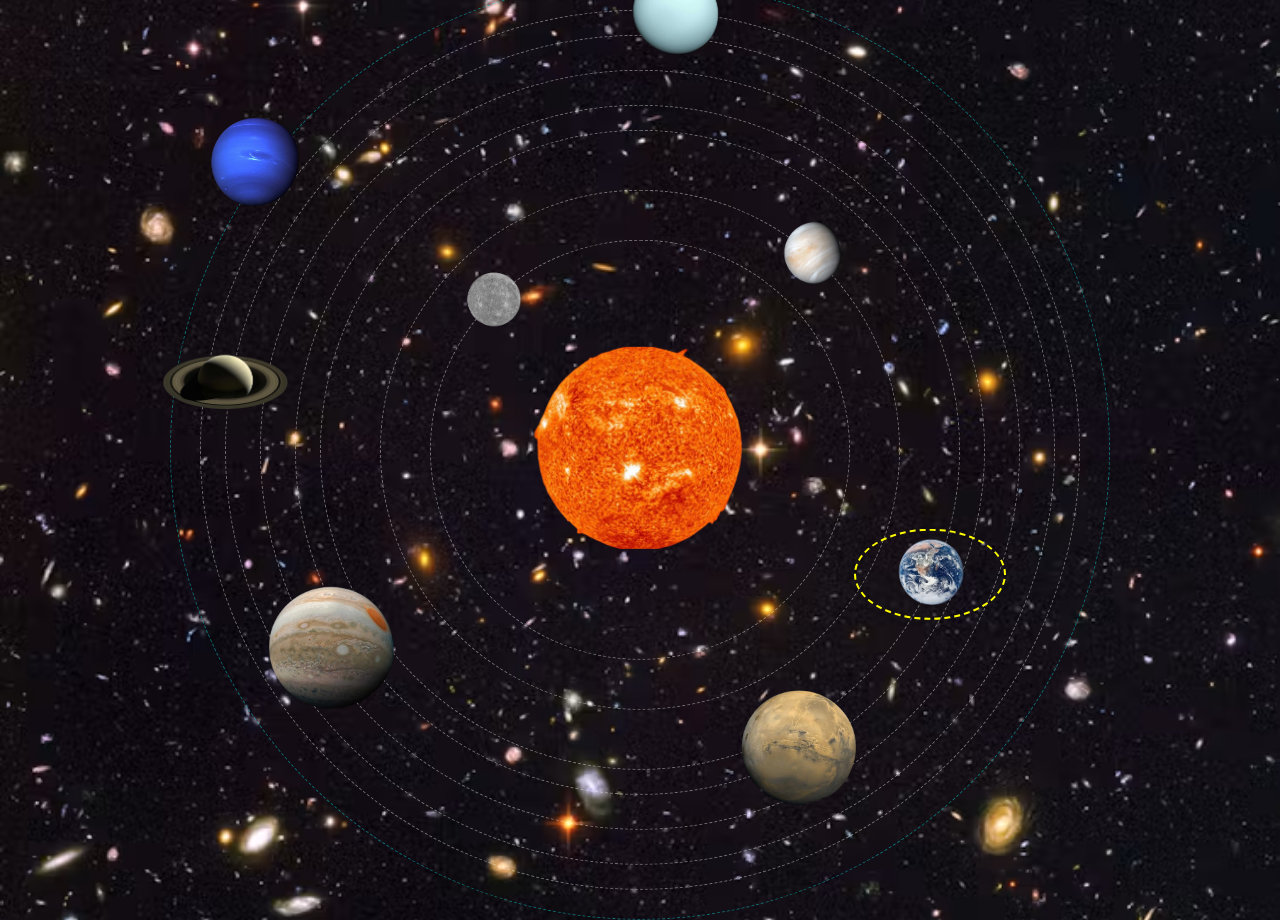
<file: index.html>
<!doctype html>
<html lang="en">
  <head>
    <meta charset="UTF-8" />
    <meta name="viewport" content="width=device-width, initial-scale=1.0" />
    <title>Solar System</title>
    <link rel="stylesheet" href="class.css" />
  </head>
  <body>
    <div class="parent">
      <img src="images/sun.png" alt="" />
      <div class="mercury">
        <img src="images/Mercury-whitebg.png" alt="Mercury" />
      </div>
      <div class="mercury-orbit"></div>

      <div class="venus">
        <img src="images/venus-whitebg.png" alt="Venus" />
      </div>
      <div class="venus-orbit"></div>

      <div class="earth">
        <img class="earthrotate" src="images/Earth-whitebg.png" alt="earth" />
      </div>
      <div class="earth-orbit"></div>
      <div class="mars"><img src="images/Mars-whitebg.png" alt="Mars" /></div>
      <div class="mars-orbit"></div>

      <div class="jupiter">
        <img src="images/Jupiter-whitebg.png" alt="Jupiter" />
      </div>
      <div class="jupiter-orbit"></div>

      <div class="saturn">
        <img src="images/Sartun-whitebg.png" alt="Saturn" />
      </div>
      <div class="saturn-orbit"></div>

      <div class="uranus">
        <img src="images/uranus-whitebg.png" alt="Uranus" />
      </div>
      <div class="uranus-orbit"></div>

      <div class="neptune">
        <img src="images/Neptune-whitebg.png" alt="neptune" />
      </div>
      <div class="neptune-orbit"></div>
    </div>
    <!-- <div class="pluto">
      <div class="pluto-orbit"></div>
      <img src="images/Neptune-whitebg.png" alt="neptune" />
    </div> -->
  </body>
</html>
</file>
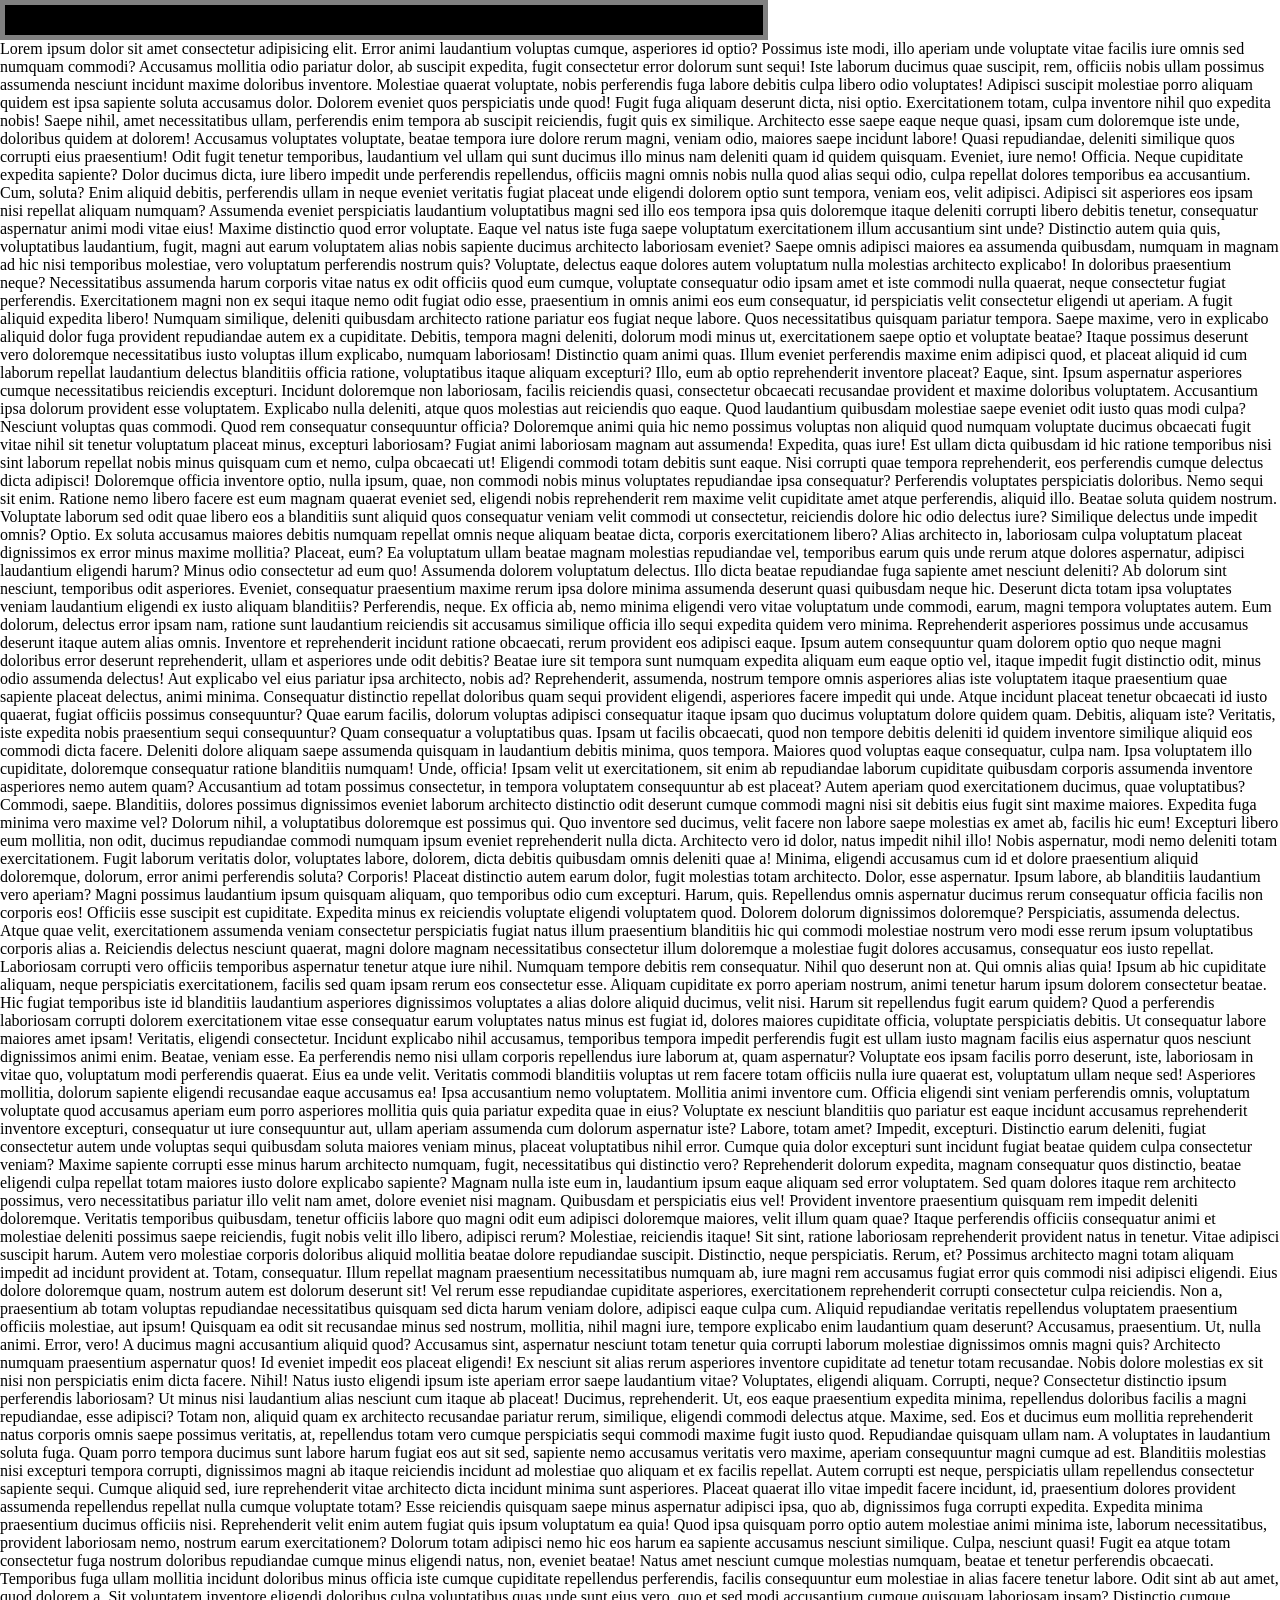
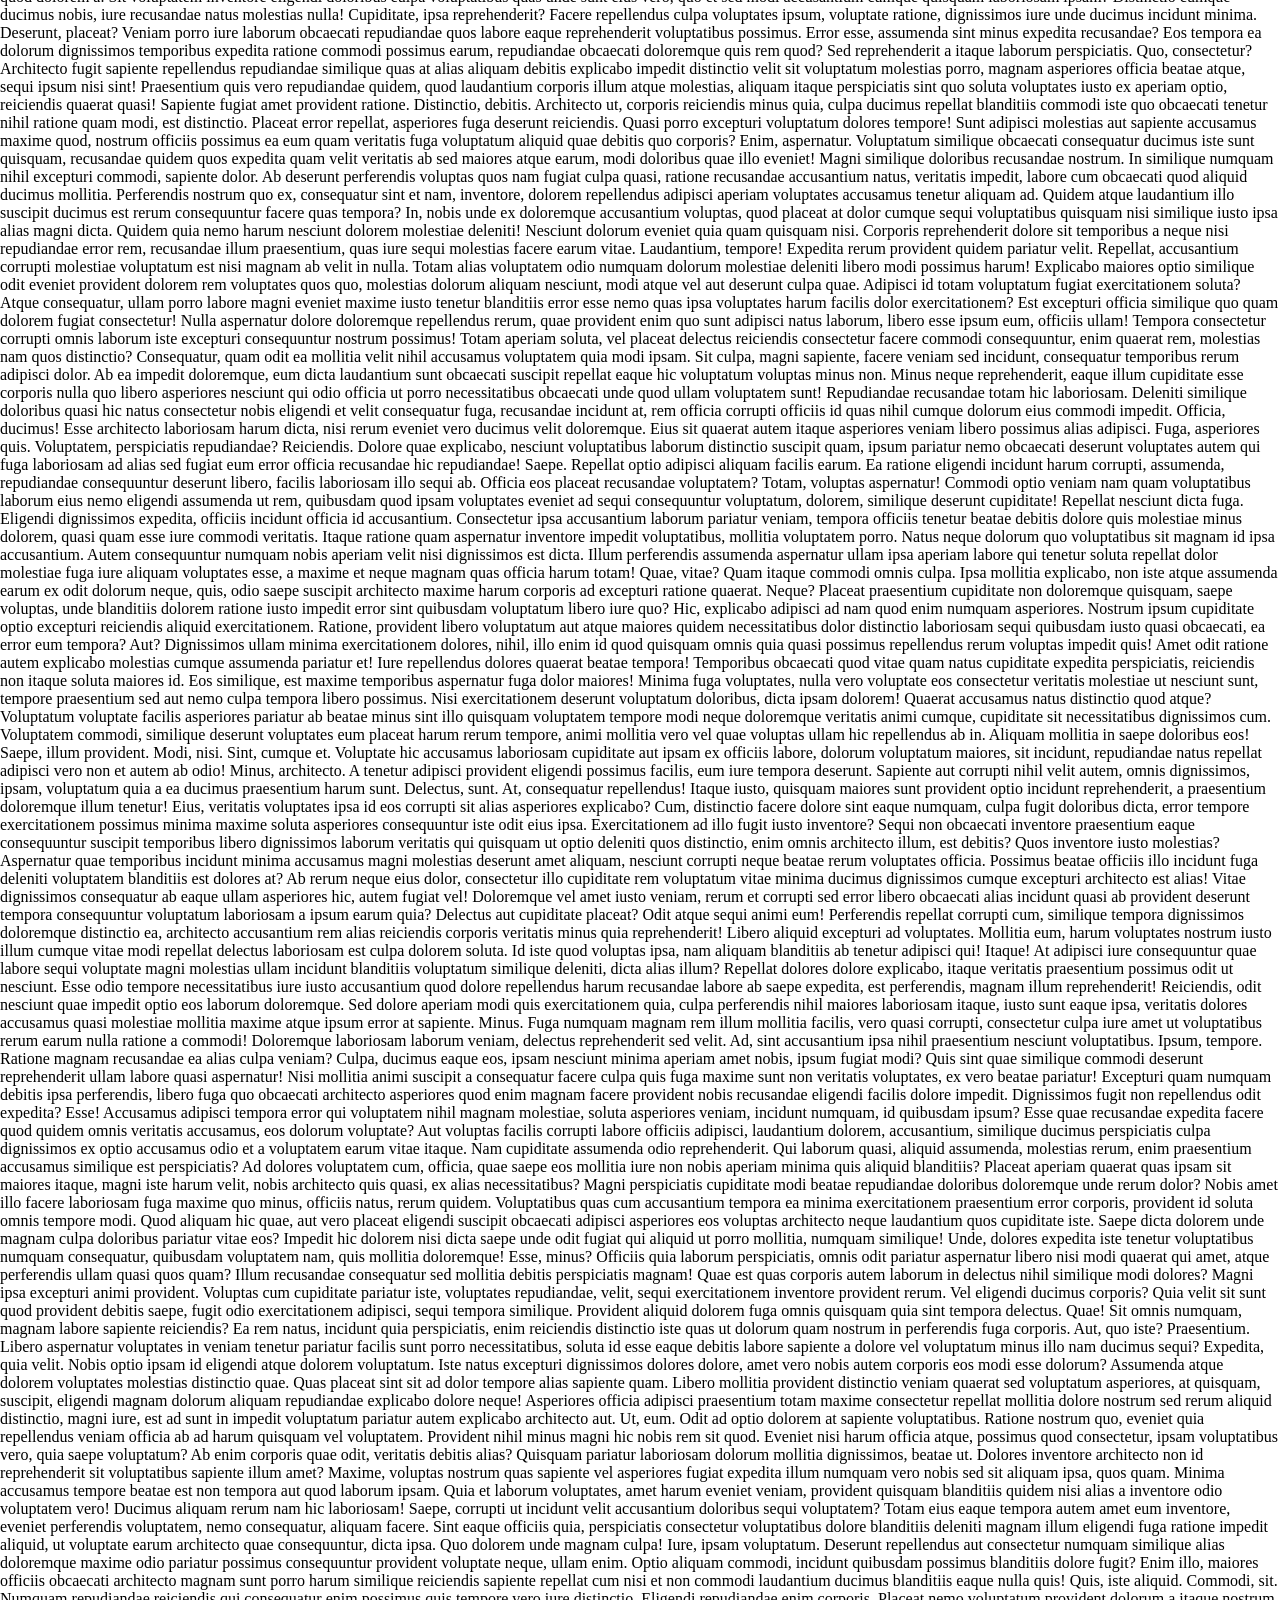
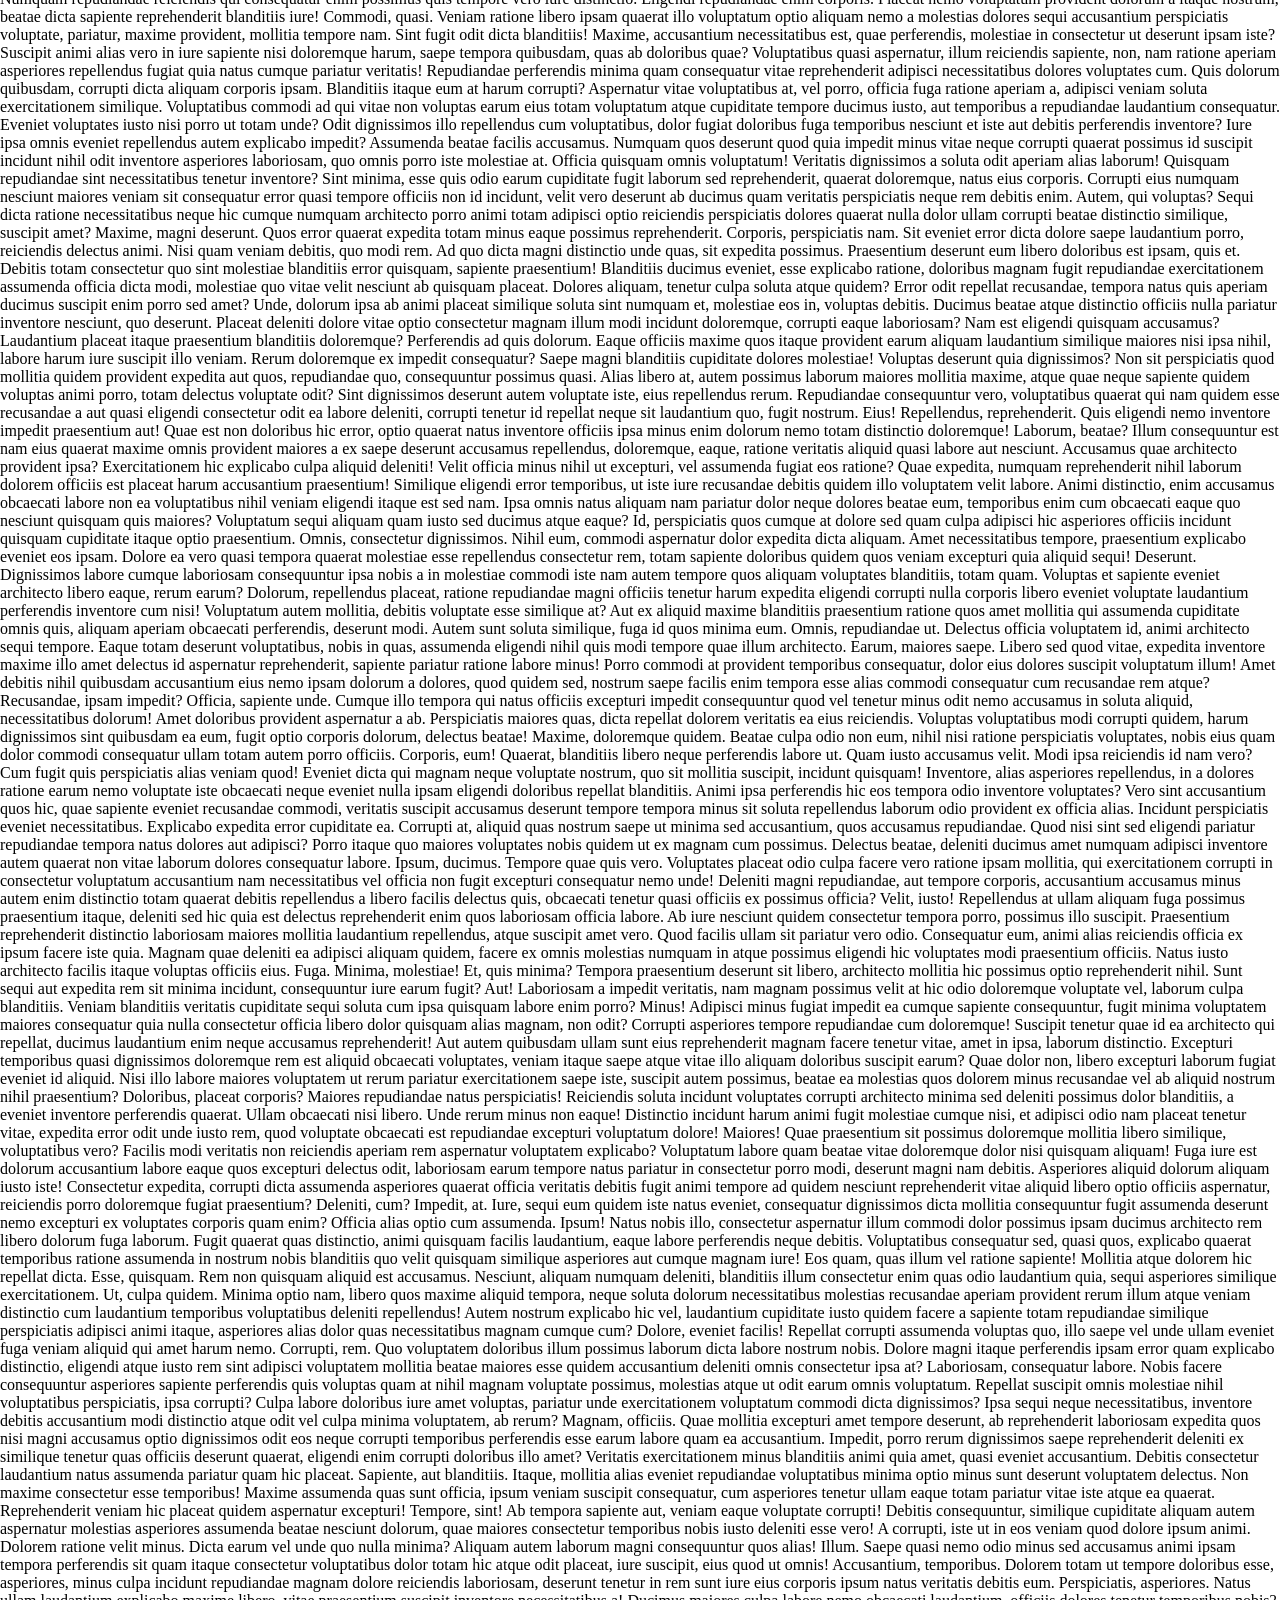
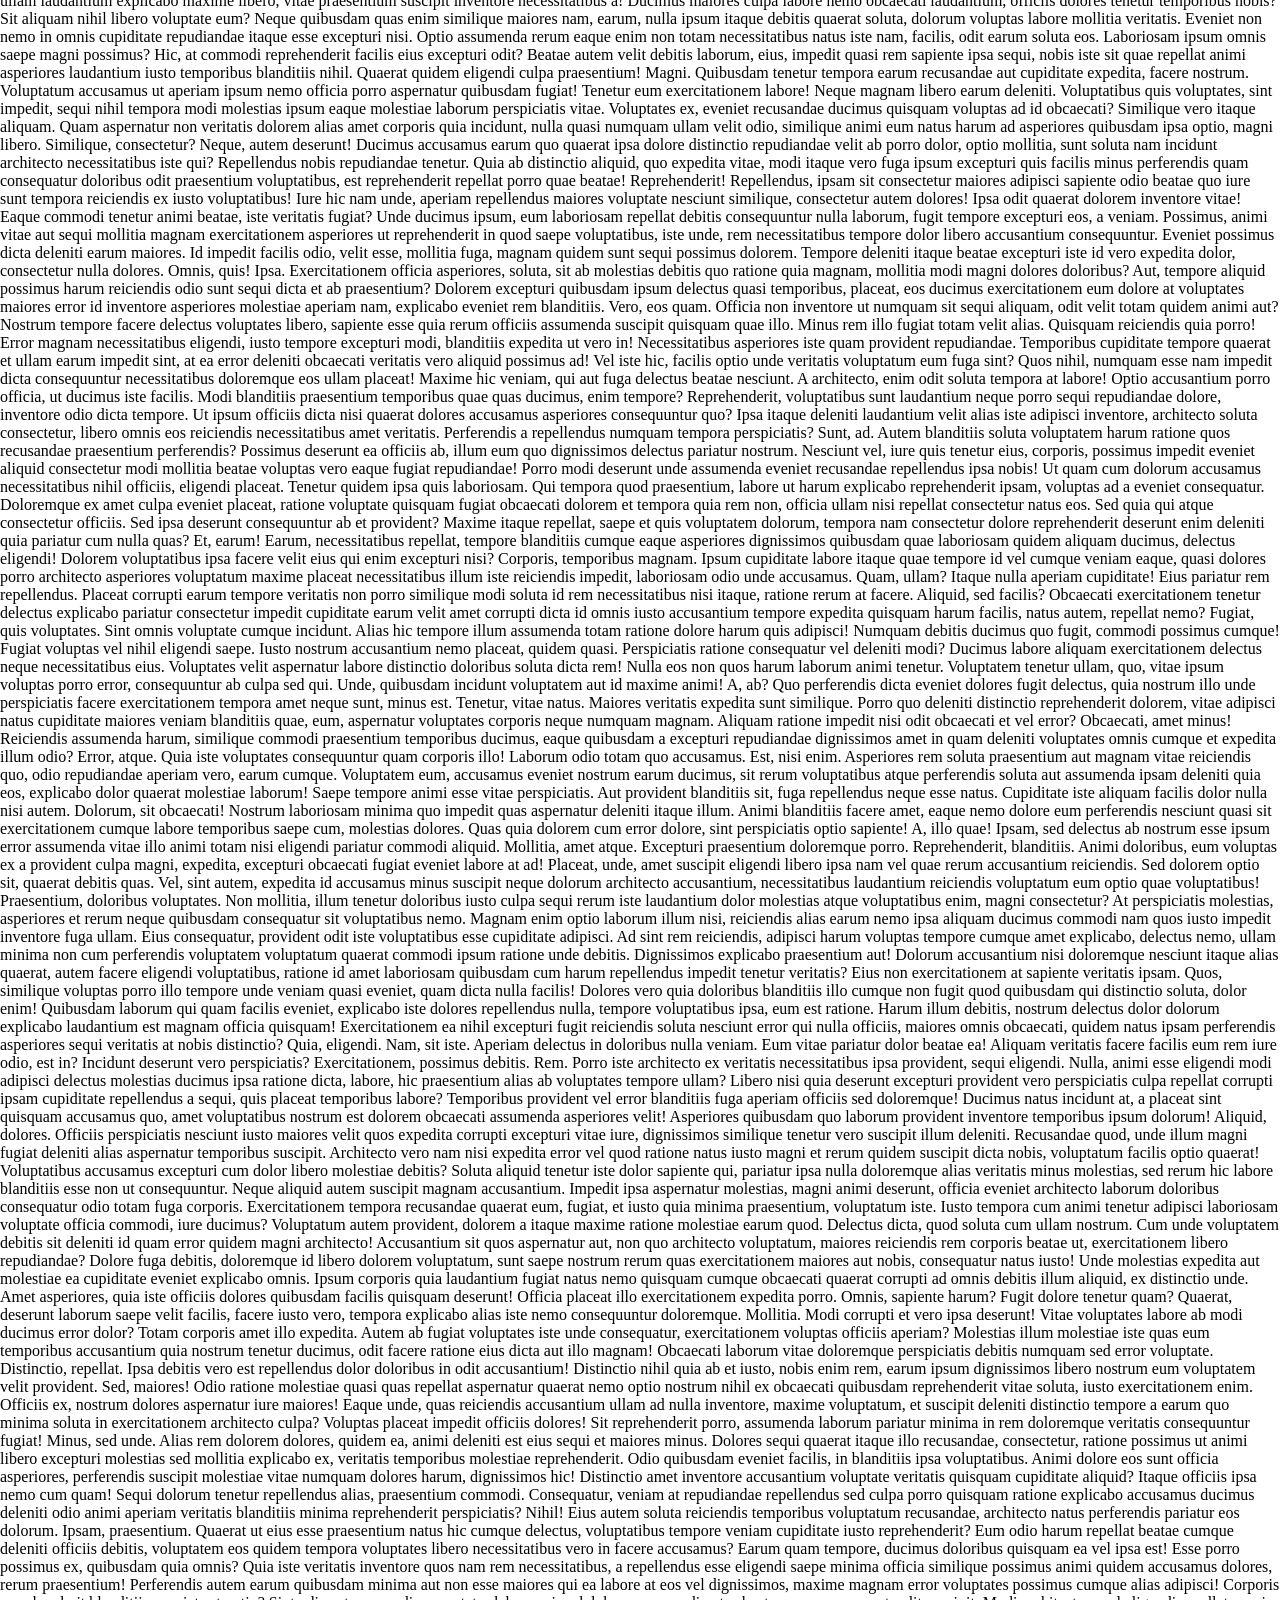
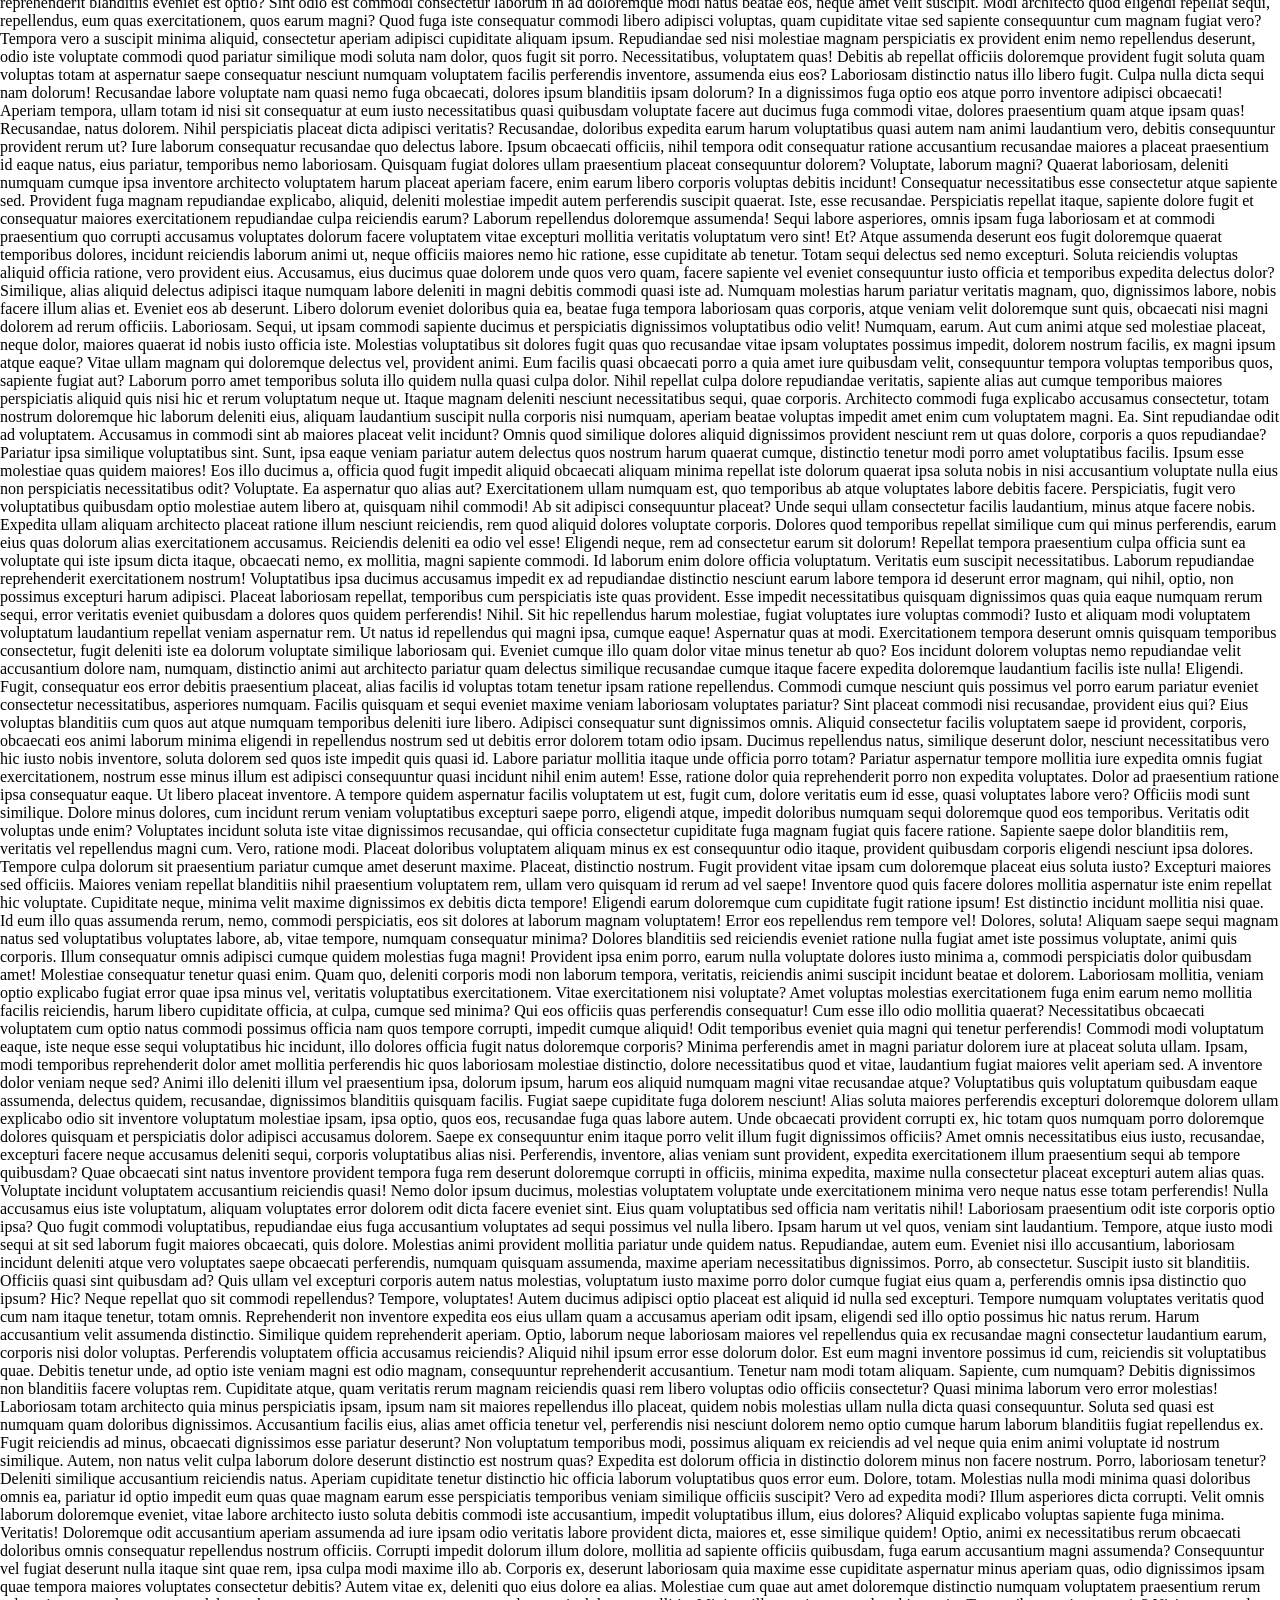
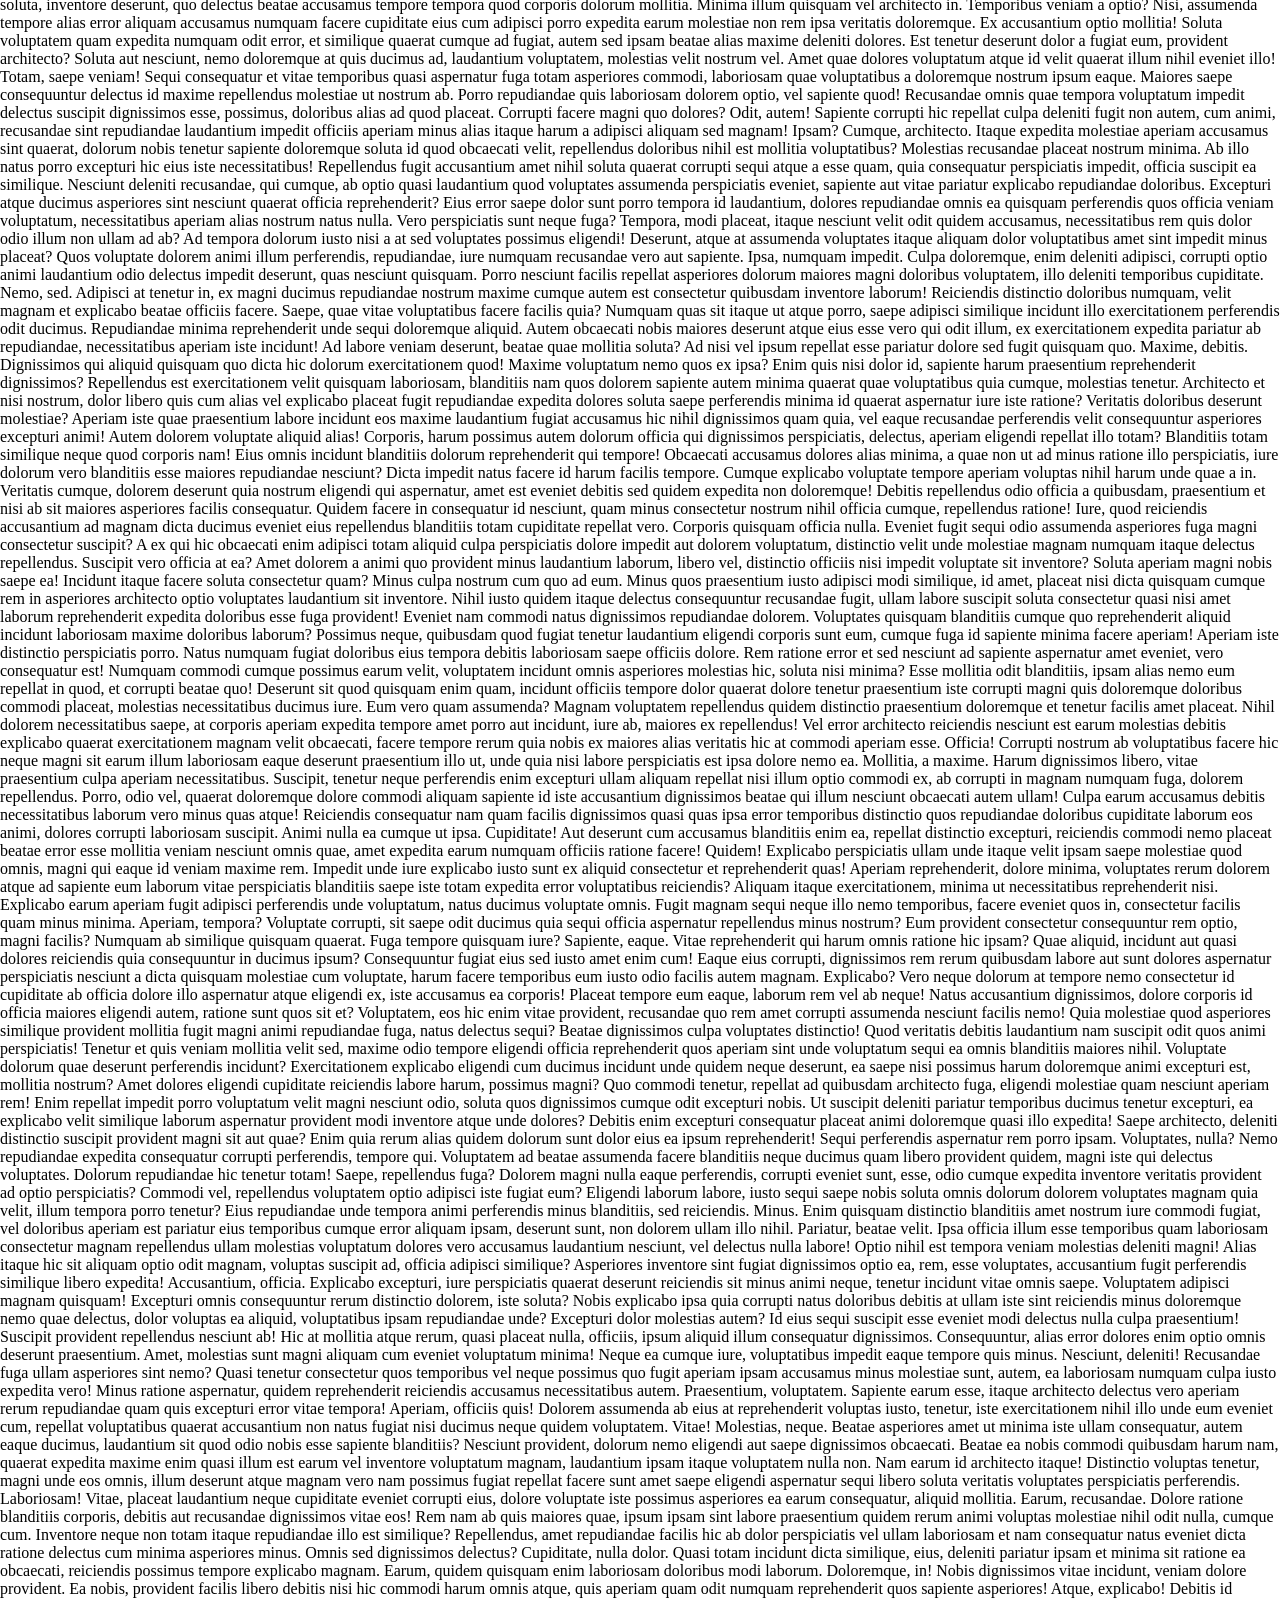
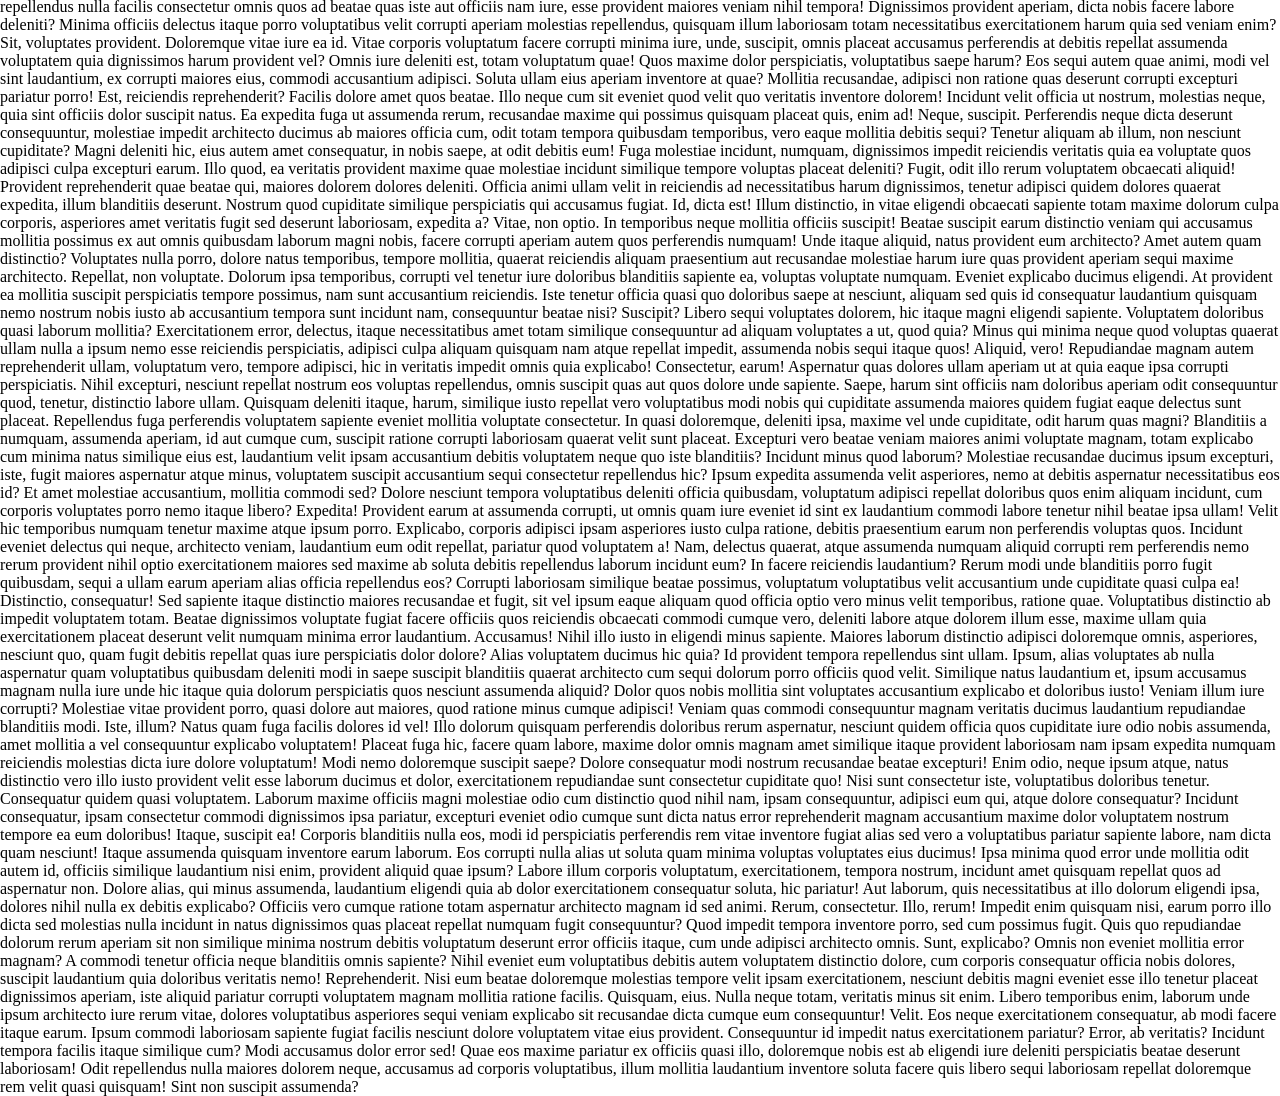
<file: index3.html>
<!doctype html>
<html lang="en">
  <head>
    <meta charset="UTF-8" />
    <meta name="viewport" content="width=device-width, initial-scale=1.0" />
    <title>Document</title>
    <link rel="stylesheet" href="style.css" />
  </head>
  <body>
    <div class="box">1</div>
    <p>
      Lorem ipsum dolor sit amet consectetur adipisicing elit. Error animi
      laudantium voluptas cumque, asperiores id optio? Possimus iste modi, illo
      aperiam unde voluptate vitae facilis iure omnis sed numquam commodi?
      Accusamus mollitia odio pariatur dolor, ab suscipit expedita, fugit
      consectetur error dolorum sunt sequi! Iste laborum ducimus quae suscipit,
      rem, officiis nobis ullam possimus assumenda nesciunt incidunt maxime
      doloribus inventore. Molestiae quaerat voluptate, nobis perferendis fuga
      labore debitis culpa libero odio voluptates! Adipisci suscipit molestiae
      porro aliquam quidem est ipsa sapiente soluta accusamus dolor. Dolorem
      eveniet quos perspiciatis unde quod! Fugit fuga aliquam deserunt dicta,
      nisi optio. Exercitationem totam, culpa inventore nihil quo expedita
      nobis! Saepe nihil, amet necessitatibus ullam, perferendis enim tempora ab
      suscipit reiciendis, fugit quis ex similique. Architecto esse saepe eaque
      neque quasi, ipsam cum doloremque iste unde, doloribus quidem at dolorem!
      Accusamus voluptates voluptate, beatae tempora iure dolore rerum magni,
      veniam odio, maiores saepe incidunt labore! Quasi repudiandae, deleniti
      similique quos corrupti eius praesentium! Odit fugit tenetur temporibus,
      laudantium vel ullam qui sunt ducimus illo minus nam deleniti quam id
      quidem quisquam. Eveniet, iure nemo! Officia. Neque cupiditate expedita
      sapiente? Dolor ducimus dicta, iure libero impedit unde perferendis
      repellendus, officiis magni omnis nobis nulla quod alias sequi odio, culpa
      repellat dolores temporibus ea accusantium. Cum, soluta? Enim aliquid
      debitis, perferendis ullam in neque eveniet veritatis fugiat placeat unde
      eligendi dolorem optio sunt tempora, veniam eos, velit adipisci. Adipisci
      sit asperiores eos ipsam nisi repellat aliquam numquam? Assumenda eveniet
      perspiciatis laudantium voluptatibus magni sed illo eos tempora ipsa quis
      doloremque itaque deleniti corrupti libero debitis tenetur, consequatur
      aspernatur animi modi vitae eius! Maxime distinctio quod error voluptate.
      Eaque vel natus iste fuga saepe voluptatum exercitationem illum
      accusantium sint unde? Distinctio autem quia quis, voluptatibus
      laudantium, fugit, magni aut earum voluptatem alias nobis sapiente ducimus
      architecto laboriosam eveniet? Saepe omnis adipisci maiores ea assumenda
      quibusdam, numquam in magnam ad hic nisi temporibus molestiae, vero
      voluptatum perferendis nostrum quis? Voluptate, delectus eaque dolores
      autem voluptatum nulla molestias architecto explicabo! In doloribus
      praesentium neque? Necessitatibus assumenda harum corporis vitae natus ex
      odit officiis quod eum cumque, voluptate consequatur odio ipsam amet et
      iste commodi nulla quaerat, neque consectetur fugiat perferendis.
      Exercitationem magni non ex sequi itaque nemo odit fugiat odio esse,
      praesentium in omnis animi eos eum consequatur, id perspiciatis velit
      consectetur eligendi ut aperiam. A fugit aliquid expedita libero! Numquam
      similique, deleniti quibusdam architecto ratione pariatur eos fugiat neque
      labore. Quos necessitatibus quisquam pariatur tempora. Saepe maxime, vero
      in explicabo aliquid dolor fuga provident repudiandae autem ex a
      cupiditate. Debitis, tempora magni deleniti, dolorum modi minus ut,
      exercitationem saepe optio et voluptate beatae? Itaque possimus deserunt
      vero doloremque necessitatibus iusto voluptas illum explicabo, numquam
      laboriosam! Distinctio quam animi quas. Illum eveniet perferendis maxime
      enim adipisci quod, et placeat aliquid id cum laborum repellat laudantium
      delectus blanditiis officia ratione, voluptatibus itaque aliquam
      excepturi? Illo, eum ab optio reprehenderit inventore placeat? Eaque,
      sint. Ipsum aspernatur asperiores cumque necessitatibus reiciendis
      excepturi. Incidunt doloremque non laboriosam, facilis reiciendis quasi,
      consectetur obcaecati recusandae provident et maxime doloribus voluptatem.
      Accusantium ipsa dolorum provident esse voluptatem. Explicabo nulla
      deleniti, atque quos molestias aut reiciendis quo eaque. Quod laudantium
      quibusdam molestiae saepe eveniet odit iusto quas modi culpa? Nesciunt
      voluptas quas commodi. Quod rem consequatur consequuntur officia?
      Doloremque animi quia hic nemo possimus voluptas non aliquid quod numquam
      voluptate ducimus obcaecati fugit vitae nihil sit tenetur voluptatum
      placeat minus, excepturi laboriosam? Fugiat animi laboriosam magnam aut
      assumenda! Expedita, quas iure! Est ullam dicta quibusdam id hic ratione
      temporibus nisi sint laborum repellat nobis minus quisquam cum et nemo,
      culpa obcaecati ut! Eligendi commodi totam debitis sunt eaque. Nisi
      corrupti quae tempora reprehenderit, eos perferendis cumque delectus dicta
      adipisci! Doloremque officia inventore optio, nulla ipsum, quae, non
      commodi nobis minus voluptates repudiandae ipsa consequatur? Perferendis
      voluptates perspiciatis doloribus. Nemo sequi sit enim. Ratione nemo
      libero facere est eum magnam quaerat eveniet sed, eligendi nobis
      reprehenderit rem maxime velit cupiditate amet atque perferendis, aliquid
      illo. Beatae soluta quidem nostrum. Voluptate laborum sed odit quae libero
      eos a blanditiis sunt aliquid quos consequatur veniam velit commodi ut
      consectetur, reiciendis dolore hic odio delectus iure? Similique delectus
      unde impedit omnis? Optio. Ex soluta accusamus maiores debitis numquam
      repellat omnis neque aliquam beatae dicta, corporis exercitationem libero?
      Alias architecto in, laboriosam culpa voluptatum placeat dignissimos ex
      error minus maxime mollitia? Placeat, eum? Ea voluptatum ullam beatae
      magnam molestias repudiandae vel, temporibus earum quis unde rerum atque
      dolores aspernatur, adipisci laudantium eligendi harum? Minus odio
      consectetur ad eum quo! Assumenda dolorem voluptatum delectus. Illo dicta
      beatae repudiandae fuga sapiente amet nesciunt deleniti? Ab dolorum sint
      nesciunt, temporibus odit asperiores. Eveniet, consequatur praesentium
      maxime rerum ipsa dolore minima assumenda deserunt quasi quibusdam neque
      hic. Deserunt dicta totam ipsa voluptates veniam laudantium eligendi ex
      iusto aliquam blanditiis? Perferendis, neque. Ex officia ab, nemo minima
      eligendi vero vitae voluptatum unde commodi, earum, magni tempora
      voluptates autem. Eum dolorum, delectus error ipsam nam, ratione sunt
      laudantium reiciendis sit accusamus similique officia illo sequi expedita
      quidem vero minima. Reprehenderit asperiores possimus unde accusamus
      deserunt itaque autem alias omnis. Inventore et reprehenderit incidunt
      ratione obcaecati, rerum provident eos adipisci eaque. Ipsum autem
      consequuntur quam dolorem optio quo neque magni doloribus error deserunt
      reprehenderit, ullam et asperiores unde odit debitis? Beatae iure sit
      tempora sunt numquam expedita aliquam eum eaque optio vel, itaque impedit
      fugit distinctio odit, minus odio assumenda delectus! Aut explicabo vel
      eius pariatur ipsa architecto, nobis ad? Reprehenderit, assumenda, nostrum
      tempore omnis asperiores alias iste voluptatem itaque praesentium quae
      sapiente placeat delectus, animi minima. Consequatur distinctio repellat
      doloribus quam sequi provident eligendi, asperiores facere impedit qui
      unde. Atque incidunt placeat tenetur obcaecati id iusto quaerat, fugiat
      officiis possimus consequuntur? Quae earum facilis, dolorum voluptas
      adipisci consequatur itaque ipsam quo ducimus voluptatum dolore quidem
      quam. Debitis, aliquam iste? Veritatis, iste expedita nobis praesentium
      sequi consequuntur? Quam consequatur a voluptatibus quas. Ipsam ut facilis
      obcaecati, quod non tempore debitis deleniti id quidem inventore similique
      aliquid eos commodi dicta facere. Deleniti dolore aliquam saepe assumenda
      quisquam in laudantium debitis minima, quos tempora. Maiores quod voluptas
      eaque consequatur, culpa nam. Ipsa voluptatem illo cupiditate, doloremque
      consequatur ratione blanditiis numquam! Unde, officia! Ipsam velit ut
      exercitationem, sit enim ab repudiandae laborum cupiditate quibusdam
      corporis assumenda inventore asperiores nemo autem quam? Accusantium ad
      totam possimus consectetur, in tempora voluptatem consequuntur ab est
      placeat? Autem aperiam quod exercitationem ducimus, quae voluptatibus?
      Commodi, saepe. Blanditiis, dolores possimus dignissimos eveniet laborum
      architecto distinctio odit deserunt cumque commodi magni nisi sit debitis
      eius fugit sint maxime maiores. Expedita fuga minima vero maxime vel?
      Dolorum nihil, a voluptatibus doloremque est possimus qui. Quo inventore
      sed ducimus, velit facere non labore saepe molestias ex amet ab, facilis
      hic eum! Excepturi libero eum mollitia, non odit, ducimus repudiandae
      commodi numquam ipsum eveniet reprehenderit nulla dicta. Architecto vero
      id dolor, natus impedit nihil illo! Nobis aspernatur, modi nemo deleniti
      totam exercitationem. Fugit laborum veritatis dolor, voluptates labore,
      dolorem, dicta debitis quibusdam omnis deleniti quae a! Minima, eligendi
      accusamus cum id et dolore praesentium aliquid doloremque, dolorum, error
      animi perferendis soluta? Corporis! Placeat distinctio autem earum dolor,
      fugit molestias totam architecto. Dolor, esse aspernatur. Ipsum labore, ab
      blanditiis laudantium vero aperiam? Magni possimus laudantium ipsum
      quisquam aliquam, quo temporibus odio cum excepturi. Harum, quis.
      Repellendus omnis aspernatur ducimus rerum consequatur officia facilis non
      corporis eos! Officiis esse suscipit est cupiditate. Expedita minus ex
      reiciendis voluptate eligendi voluptatem quod. Dolorem dolorum dignissimos
      doloremque? Perspiciatis, assumenda delectus. Atque quae velit,
      exercitationem assumenda veniam consectetur perspiciatis fugiat natus
      illum praesentium blanditiis hic qui commodi molestiae nostrum vero modi
      esse rerum ipsum voluptatibus corporis alias a. Reiciendis delectus
      nesciunt quaerat, magni dolore magnam necessitatibus consectetur illum
      doloremque a molestiae fugit dolores accusamus, consequatur eos iusto
      repellat. Laboriosam corrupti vero officiis temporibus aspernatur tenetur
      atque iure nihil. Numquam tempore debitis rem consequatur. Nihil quo
      deserunt non at. Qui omnis alias quia! Ipsum ab hic cupiditate aliquam,
      neque perspiciatis exercitationem, facilis sed quam ipsam rerum eos
      consectetur esse. Aliquam cupiditate ex porro aperiam nostrum, animi
      tenetur harum ipsum dolorem consectetur beatae. Hic fugiat temporibus iste
      id blanditiis laudantium asperiores dignissimos voluptates a alias dolore
      aliquid ducimus, velit nisi. Harum sit repellendus fugit earum quidem?
      Quod a perferendis laboriosam corrupti dolorem exercitationem vitae esse
      consequatur earum voluptates natus minus est fugiat id, dolores maiores
      cupiditate officia, voluptate perspiciatis debitis. Ut consequatur labore
      maiores amet ipsam! Veritatis, eligendi consectetur. Incidunt explicabo
      nihil accusamus, temporibus tempora impedit perferendis fugit est ullam
      iusto magnam facilis eius aspernatur quos nesciunt dignissimos animi enim.
      Beatae, veniam esse. Ea perferendis nemo nisi ullam corporis repellendus
      iure laborum at, quam aspernatur? Voluptate eos ipsam facilis porro
      deserunt, iste, laboriosam in vitae quo, voluptatum modi perferendis
      quaerat. Eius ea unde velit. Veritatis commodi blanditiis voluptas ut rem
      facere totam officiis nulla iure quaerat est, voluptatum ullam neque sed!
      Asperiores mollitia, dolorum sapiente eligendi recusandae eaque accusamus
      ea! Ipsa accusantium nemo voluptatem. Mollitia animi inventore cum.
      Officia eligendi sint veniam perferendis omnis, voluptatum voluptate quod
      accusamus aperiam eum porro asperiores mollitia quis quia pariatur
      expedita quae in eius? Voluptate ex nesciunt blanditiis quo pariatur est
      eaque incidunt accusamus reprehenderit inventore excepturi, consequatur ut
      iure consequuntur aut, ullam aperiam assumenda cum dolorum aspernatur
      iste? Labore, totam amet? Impedit, excepturi. Distinctio earum deleniti,
      fugiat consectetur autem unde voluptas sequi quibusdam soluta maiores
      veniam minus, placeat voluptatibus nihil error. Cumque quia dolor
      excepturi sunt incidunt fugiat beatae quidem culpa consectetur veniam?
      Maxime sapiente corrupti esse minus harum architecto numquam, fugit,
      necessitatibus qui distinctio vero? Reprehenderit dolorum expedita, magnam
      consequatur quos distinctio, beatae eligendi culpa repellat totam maiores
      iusto dolore explicabo sapiente? Magnam nulla iste eum in, laudantium
      ipsum eaque aliquam sed error voluptatem. Sed quam dolores itaque rem
      architecto possimus, vero necessitatibus pariatur illo velit nam amet,
      dolore eveniet nisi magnam. Quibusdam et perspiciatis eius vel! Provident
      inventore praesentium quisquam rem impedit deleniti doloremque. Veritatis
      temporibus quibusdam, tenetur officiis labore quo magni odit eum adipisci
      doloremque maiores, velit illum quam quae? Itaque perferendis officiis
      consequatur animi et molestiae deleniti possimus saepe reiciendis, fugit
      nobis velit illo libero, adipisci rerum? Molestiae, reiciendis itaque! Sit
      sint, ratione laboriosam reprehenderit provident natus in tenetur. Vitae
      adipisci suscipit harum. Autem vero molestiae corporis doloribus aliquid
      mollitia beatae dolore repudiandae suscipit. Distinctio, neque
      perspiciatis. Rerum, et? Possimus architecto magni totam aliquam impedit
      ad incidunt provident at. Totam, consequatur. Illum repellat magnam
      praesentium necessitatibus numquam ab, iure magni rem accusamus fugiat
      error quis commodi nisi adipisci eligendi. Eius dolore doloremque quam,
      nostrum autem est dolorum deserunt sit! Vel rerum esse repudiandae
      cupiditate asperiores, exercitationem reprehenderit corrupti consectetur
      culpa reiciendis. Non a, praesentium ab totam voluptas repudiandae
      necessitatibus quisquam sed dicta harum veniam dolore, adipisci eaque
      culpa cum. Aliquid repudiandae veritatis repellendus voluptatem
      praesentium officiis molestiae, aut ipsum! Quisquam ea odit sit recusandae
      minus sed nostrum, mollitia, nihil magni iure, tempore explicabo enim
      laudantium quam deserunt? Accusamus, praesentium. Ut, nulla animi. Error,
      vero! A ducimus magni accusantium aliquid quod? Accusamus sint, aspernatur
      nesciunt totam tenetur quia corrupti laborum molestiae dignissimos omnis
      magni quis? Architecto numquam praesentium aspernatur quos! Id eveniet
      impedit eos placeat eligendi! Ex nesciunt sit alias rerum asperiores
      inventore cupiditate ad tenetur totam recusandae. Nobis dolore molestias
      ex sit nisi non perspiciatis enim dicta facere. Nihil! Natus iusto
      eligendi ipsum iste aperiam error saepe laudantium vitae? Voluptates,
      eligendi aliquam. Corrupti, neque? Consectetur distinctio ipsum
      perferendis laboriosam? Ut minus nisi laudantium alias nesciunt cum itaque
      ab placeat! Ducimus, reprehenderit. Ut, eos eaque praesentium expedita
      minima, repellendus doloribus facilis a magni repudiandae, esse adipisci?
      Totam non, aliquid quam ex architecto recusandae pariatur rerum,
      similique, eligendi commodi delectus atque. Maxime, sed. Eos et ducimus
      eum mollitia reprehenderit natus corporis omnis saepe possimus veritatis,
      at, repellendus totam vero cumque perspiciatis sequi commodi maxime fugit
      iusto quod. Repudiandae quisquam ullam nam. A voluptates in laudantium
      soluta fuga. Quam porro tempora ducimus sunt labore harum fugiat eos aut
      sit sed, sapiente nemo accusamus veritatis vero maxime, aperiam
      consequuntur magni cumque ad est. Blanditiis molestias nisi excepturi
      tempora corrupti, dignissimos magni ab itaque reiciendis incidunt ad
      molestiae quo aliquam et ex facilis repellat. Autem corrupti est neque,
      perspiciatis ullam repellendus consectetur sapiente sequi. Cumque aliquid
      sed, iure reprehenderit vitae architecto dicta incidunt minima sunt
      asperiores. Placeat quaerat illo vitae impedit facere incidunt, id,
      praesentium dolores provident assumenda repellendus repellat nulla cumque
      voluptate totam? Esse reiciendis quisquam saepe minus aspernatur adipisci
      ipsa, quo ab, dignissimos fuga corrupti expedita. Expedita minima
      praesentium ducimus officiis nisi. Reprehenderit velit enim autem fugiat
      quis ipsum voluptatum ea quia! Quod ipsa quisquam porro optio autem
      molestiae animi minima iste, laborum necessitatibus, provident laboriosam
      nemo, nostrum earum exercitationem? Dolorum totam adipisci nemo hic eos
      harum ea sapiente accusamus nesciunt similique. Culpa, nesciunt quasi!
      Fugit ea atque totam consectetur fuga nostrum doloribus repudiandae cumque
      minus eligendi natus, non, eveniet beatae! Natus amet nesciunt cumque
      molestias numquam, beatae et tenetur perferendis obcaecati. Temporibus
      fuga ullam mollitia incidunt doloribus minus officia iste cumque
      cupiditate repellendus perferendis, facilis consequuntur eum molestiae in
      alias facere tenetur labore. Odit sint ab aut amet, quod dolorem a. Sit
      voluptatem inventore eligendi doloribus culpa voluptatibus quas unde sunt
      eius vero, quo et sed modi accusantium cumque quisquam laboriosam ipsam?
      Distinctio cumque ducimus nobis, iure recusandae natus molestias nulla!
      Cupiditate, ipsa reprehenderit? Facere repellendus culpa voluptates ipsum,
      voluptate ratione, dignissimos iure unde ducimus incidunt minima.
      Deserunt, placeat? Veniam porro iure laborum obcaecati repudiandae quos
      labore eaque reprehenderit voluptatibus possimus. Error esse, assumenda
      sint minus expedita recusandae? Eos tempora ea dolorum dignissimos
      temporibus expedita ratione commodi possimus earum, repudiandae obcaecati
      doloremque quis rem quod? Sed reprehenderit a itaque laborum perspiciatis.
      Quo, consectetur? Architecto fugit sapiente repellendus repudiandae
      similique quas at alias aliquam debitis explicabo impedit distinctio velit
      sit voluptatum molestias porro, magnam asperiores officia beatae atque,
      sequi ipsum nisi sint! Praesentium quis vero repudiandae quidem, quod
      laudantium corporis illum atque molestias, aliquam itaque perspiciatis
      sint quo soluta voluptates iusto ex aperiam optio, reiciendis quaerat
      quasi! Sapiente fugiat amet provident ratione. Distinctio, debitis.
      Architecto ut, corporis reiciendis minus quia, culpa ducimus repellat
      blanditiis commodi iste quo obcaecati tenetur nihil ratione quam modi, est
      distinctio. Placeat error repellat, asperiores fuga deserunt reiciendis.
      Quasi porro excepturi voluptatum dolores tempore! Sunt adipisci molestias
      aut sapiente accusamus maxime quod, nostrum officiis possimus ea eum quam
      veritatis fuga voluptatum aliquid quae debitis quo corporis? Enim,
      aspernatur. Voluptatum similique obcaecati consequatur ducimus iste sunt
      quisquam, recusandae quidem quos expedita quam velit veritatis ab sed
      maiores atque earum, modi doloribus quae illo eveniet! Magni similique
      doloribus recusandae nostrum. In similique numquam nihil excepturi
      commodi, sapiente dolor. Ab deserunt perferendis voluptas quos nam fugiat
      culpa quasi, ratione recusandae accusantium natus, veritatis impedit,
      labore cum obcaecati quod aliquid ducimus mollitia. Perferendis nostrum
      quo ex, consequatur sint et nam, inventore, dolorem repellendus adipisci
      aperiam voluptates accusamus tenetur aliquam ad. Quidem atque laudantium
      illo suscipit ducimus est rerum consequuntur facere quas tempora? In,
      nobis unde ex doloremque accusantium voluptas, quod placeat at dolor
      cumque sequi voluptatibus quisquam nisi similique iusto ipsa alias magni
      dicta. Quidem quia nemo harum nesciunt dolorem molestiae deleniti!
      Nesciunt dolorum eveniet quia quam quisquam nisi. Corporis reprehenderit
      dolore sit temporibus a neque nisi repudiandae error rem, recusandae illum
      praesentium, quas iure sequi molestias facere earum vitae. Laudantium,
      tempore! Expedita rerum provident quidem pariatur velit. Repellat,
      accusantium corrupti molestiae voluptatum est nisi magnam ab velit in
      nulla. Totam alias voluptatem odio numquam dolorum molestiae deleniti
      libero modi possimus harum! Explicabo maiores optio similique odit eveniet
      provident dolorem rem voluptates quos quo, molestias dolorum aliquam
      nesciunt, modi atque vel aut deserunt culpa quae. Adipisci id totam
      voluptatum fugiat exercitationem soluta? Atque consequatur, ullam porro
      labore magni eveniet maxime iusto tenetur blanditiis error esse nemo quas
      ipsa voluptates harum facilis dolor exercitationem? Est excepturi officia
      similique quo quam dolorem fugiat consectetur! Nulla aspernatur dolore
      doloremque repellendus rerum, quae provident enim quo sunt adipisci natus
      laborum, libero esse ipsum eum, officiis ullam! Tempora consectetur
      corrupti omnis laborum iste excepturi consequuntur nostrum possimus! Totam
      aperiam soluta, vel placeat delectus reiciendis consectetur facere commodi
      consequuntur, enim quaerat rem, molestias nam quos distinctio?
      Consequatur, quam odit ea mollitia velit nihil accusamus voluptatem quia
      modi ipsam. Sit culpa, magni sapiente, facere veniam sed incidunt,
      consequatur temporibus rerum adipisci dolor. Ab ea impedit doloremque, eum
      dicta laudantium sunt obcaecati suscipit repellat eaque hic voluptatum
      voluptas minus non. Minus neque reprehenderit, eaque illum cupiditate esse
      corporis nulla quo libero asperiores nesciunt qui odio officia ut porro
      necessitatibus obcaecati unde quod ullam voluptatem sunt! Repudiandae
      recusandae totam hic laboriosam. Deleniti similique doloribus quasi hic
      natus consectetur nobis eligendi et velit consequatur fuga, recusandae
      incidunt at, rem officia corrupti officiis id quas nihil cumque dolorum
      eius commodi impedit. Officia, ducimus! Esse architecto laboriosam harum
      dicta, nisi rerum eveniet vero ducimus velit doloremque. Eius sit quaerat
      autem itaque asperiores veniam libero possimus alias adipisci. Fuga,
      asperiores quis. Voluptatem, perspiciatis repudiandae? Reiciendis. Dolore
      quae explicabo, nesciunt voluptatibus laborum distinctio suscipit quam,
      ipsum pariatur nemo obcaecati deserunt voluptates autem qui fuga
      laboriosam ad alias sed fugiat eum error officia recusandae hic
      repudiandae! Saepe. Repellat optio adipisci aliquam facilis earum. Ea
      ratione eligendi incidunt harum corrupti, assumenda, repudiandae
      consequuntur deserunt libero, facilis laboriosam illo sequi ab. Officia
      eos placeat recusandae voluptatem? Totam, voluptas aspernatur! Commodi
      optio veniam nam quam voluptatibus laborum eius nemo eligendi assumenda ut
      rem, quibusdam quod ipsam voluptates eveniet ad sequi consequuntur
      voluptatum, dolorem, similique deserunt cupiditate! Repellat nesciunt
      dicta fuga. Eligendi dignissimos expedita, officiis incidunt officia id
      accusantium. Consectetur ipsa accusantium laborum pariatur veniam, tempora
      officiis tenetur beatae debitis dolore quis molestiae minus dolorem, quasi
      quam esse iure commodi veritatis. Itaque ratione quam aspernatur inventore
      impedit voluptatibus, mollitia voluptatem porro. Natus neque dolorum quo
      voluptatibus sit magnam id ipsa accusantium. Autem consequuntur numquam
      nobis aperiam velit nisi dignissimos est dicta. Illum perferendis
      assumenda aspernatur ullam ipsa aperiam labore qui tenetur soluta repellat
      dolor molestiae fuga iure aliquam voluptates esse, a maxime et neque
      magnam quas officia harum totam! Quae, vitae? Quam itaque commodi omnis
      culpa. Ipsa mollitia explicabo, non iste atque assumenda earum ex odit
      dolorum neque, quis, odio saepe suscipit architecto maxime harum corporis
      ad excepturi ratione quaerat. Neque? Placeat praesentium cupiditate non
      doloremque quisquam, saepe voluptas, unde blanditiis dolorem ratione iusto
      impedit error sint quibusdam voluptatum libero iure quo? Hic, explicabo
      adipisci ad nam quod enim numquam asperiores. Nostrum ipsum cupiditate
      optio excepturi reiciendis aliquid exercitationem. Ratione, provident
      libero voluptatum aut atque maiores quidem necessitatibus dolor distinctio
      laboriosam sequi quibusdam iusto quasi obcaecati, ea error eum tempora?
      Aut? Dignissimos ullam minima exercitationem dolores, nihil, illo enim id
      quod quisquam omnis quia quasi possimus repellendus rerum voluptas impedit
      quis! Amet odit ratione autem explicabo molestias cumque assumenda
      pariatur et! Iure repellendus dolores quaerat beatae tempora! Temporibus
      obcaecati quod vitae quam natus cupiditate expedita perspiciatis,
      reiciendis non itaque soluta maiores id. Eos similique, est maxime
      temporibus aspernatur fuga dolor maiores! Minima fuga voluptates, nulla
      vero voluptate eos consectetur veritatis molestiae ut nesciunt sunt,
      tempore praesentium sed aut nemo culpa tempora libero possimus. Nisi
      exercitationem deserunt voluptatum doloribus, dicta ipsam dolorem! Quaerat
      accusamus natus distinctio quod atque? Voluptatum voluptate facilis
      asperiores pariatur ab beatae minus sint illo quisquam voluptatem tempore
      modi neque doloremque veritatis animi cumque, cupiditate sit
      necessitatibus dignissimos cum. Voluptatem commodi, similique deserunt
      voluptates eum placeat harum rerum tempore, animi mollitia vero vel quae
      voluptas ullam hic repellendus ab in. Aliquam mollitia in saepe doloribus
      eos! Saepe, illum provident. Modi, nisi. Sint, cumque et. Voluptate hic
      accusamus laboriosam cupiditate aut ipsam ex officiis labore, dolorum
      voluptatum maiores, sit incidunt, repudiandae natus repellat adipisci vero
      non et autem ab odio! Minus, architecto. A tenetur adipisci provident
      eligendi possimus facilis, eum iure tempora deserunt. Sapiente aut
      corrupti nihil velit autem, omnis dignissimos, ipsam, voluptatum quia a ea
      ducimus praesentium harum sunt. Delectus, sunt. At, consequatur
      repellendus! Itaque iusto, quisquam maiores sunt provident optio incidunt
      reprehenderit, a praesentium doloremque illum tenetur! Eius, veritatis
      voluptates ipsa id eos corrupti sit alias asperiores explicabo? Cum,
      distinctio facere dolore sint eaque numquam, culpa fugit doloribus dicta,
      error tempore exercitationem possimus minima maxime soluta asperiores
      consequuntur iste odit eius ipsa. Exercitationem ad illo fugit iusto
      inventore? Sequi non obcaecati inventore praesentium eaque consequuntur
      suscipit temporibus libero dignissimos laborum veritatis qui quisquam ut
      optio deleniti quos distinctio, enim omnis architecto illum, est debitis?
      Quos inventore iusto molestias? Aspernatur quae temporibus incidunt minima
      accusamus magni molestias deserunt amet aliquam, nesciunt corrupti neque
      beatae rerum voluptates officia. Possimus beatae officiis illo incidunt
      fuga deleniti voluptatem blanditiis est dolores at? Ab rerum neque eius
      dolor, consectetur illo cupiditate rem voluptatum vitae minima ducimus
      dignissimos cumque excepturi architecto est alias! Vitae dignissimos
      consequatur ab eaque ullam asperiores hic, autem fugiat vel! Doloremque
      vel amet iusto veniam, rerum et corrupti sed error libero obcaecati alias
      incidunt quasi ab provident deserunt tempora consequuntur voluptatum
      laboriosam a ipsum earum quia? Delectus aut cupiditate placeat? Odit atque
      sequi animi eum! Perferendis repellat corrupti cum, similique tempora
      dignissimos doloremque distinctio ea, architecto accusantium rem alias
      reiciendis corporis veritatis minus quia reprehenderit! Libero aliquid
      excepturi ad voluptates. Mollitia eum, harum voluptates nostrum iusto
      illum cumque vitae modi repellat delectus laboriosam est culpa dolorem
      soluta. Id iste quod voluptas ipsa, nam aliquam blanditiis ab tenetur
      adipisci qui! Itaque! At adipisci iure consequuntur quae labore sequi
      voluptate magni molestias ullam incidunt blanditiis voluptatum similique
      deleniti, dicta alias illum? Repellat dolores dolore explicabo, itaque
      veritatis praesentium possimus odit ut nesciunt. Esse odio tempore
      necessitatibus iure iusto accusantium quod dolore repellendus harum
      recusandae labore ab saepe expedita, est perferendis, magnam illum
      reprehenderit! Reiciendis, odit nesciunt quae impedit optio eos laborum
      doloremque. Sed dolore aperiam modi quis exercitationem quia, culpa
      perferendis nihil maiores laboriosam itaque, iusto sunt eaque ipsa,
      veritatis dolores accusamus quasi molestiae mollitia maxime atque ipsum
      error at sapiente. Minus. Fuga numquam magnam rem illum mollitia facilis,
      vero quasi corrupti, consectetur culpa iure amet ut voluptatibus rerum
      earum nulla ratione a commodi! Doloremque laboriosam laborum veniam,
      delectus reprehenderit sed velit. Ad, sint accusantium ipsa nihil
      praesentium nesciunt voluptatibus. Ipsum, tempore. Ratione magnam
      recusandae ea alias culpa veniam? Culpa, ducimus eaque eos, ipsam nesciunt
      minima aperiam amet nobis, ipsum fugiat modi? Quis sint quae similique
      commodi deserunt reprehenderit ullam labore quasi aspernatur! Nisi
      mollitia animi suscipit a consequatur facere culpa quis fuga maxime sunt
      non veritatis voluptates, ex vero beatae pariatur! Excepturi quam numquam
      debitis ipsa perferendis, libero fuga quo obcaecati architecto asperiores
      quod enim magnam facere provident nobis recusandae eligendi facilis dolore
      impedit. Dignissimos fugit non repellendus odit expedita? Esse! Accusamus
      adipisci tempora error qui voluptatem nihil magnam molestiae, soluta
      asperiores veniam, incidunt numquam, id quibusdam ipsum? Esse quae
      recusandae expedita facere quod quidem omnis veritatis accusamus, eos
      dolorum voluptate? Aut voluptas facilis corrupti labore officiis adipisci,
      laudantium dolorem, accusantium, similique ducimus perspiciatis culpa
      dignissimos ex optio accusamus odio et a voluptatem earum vitae itaque.
      Nam cupiditate assumenda odio reprehenderit. Qui laborum quasi, aliquid
      assumenda, molestias rerum, enim praesentium accusamus similique est
      perspiciatis? Ad dolores voluptatem cum, officia, quae saepe eos mollitia
      iure non nobis aperiam minima quis aliquid blanditiis? Placeat aperiam
      quaerat quas ipsam sit maiores itaque, magni iste harum velit, nobis
      architecto quis quasi, ex alias necessitatibus? Magni perspiciatis
      cupiditate modi beatae repudiandae doloribus doloremque unde rerum dolor?
      Nobis amet illo facere laboriosam fuga maxime quo minus, officiis natus,
      rerum quidem. Voluptatibus quas cum accusantium tempora ea minima
      exercitationem praesentium error corporis, provident id soluta omnis
      tempore modi. Quod aliquam hic quae, aut vero placeat eligendi suscipit
      obcaecati adipisci asperiores eos voluptas architecto neque laudantium
      quos cupiditate iste. Saepe dicta dolorem unde magnam culpa doloribus
      pariatur vitae eos? Impedit hic dolorem nisi dicta saepe unde odit fugiat
      qui aliquid ut porro mollitia, numquam similique! Unde, dolores expedita
      iste tenetur voluptatibus numquam consequatur, quibusdam voluptatem nam,
      quis mollitia doloremque! Esse, minus? Officiis quia laborum perspiciatis,
      omnis odit pariatur aspernatur libero nisi modi quaerat qui amet, atque
      perferendis ullam quasi quos quam? Illum recusandae consequatur sed
      mollitia debitis perspiciatis magnam! Quae est quas corporis autem laborum
      in delectus nihil similique modi dolores? Magni ipsa excepturi animi
      provident. Voluptas cum cupiditate pariatur iste, voluptates repudiandae,
      velit, sequi exercitationem inventore provident rerum. Vel eligendi
      ducimus corporis? Quia velit sit sunt quod provident debitis saepe, fugit
      odio exercitationem adipisci, sequi tempora similique. Provident aliquid
      dolorem fuga omnis quisquam quia sint tempora delectus. Quae! Sit omnis
      numquam, magnam labore sapiente reiciendis? Ea rem natus, incidunt quia
      perspiciatis, enim reiciendis distinctio iste quas ut dolorum quam nostrum
      in perferendis fuga corporis. Aut, quo iste? Praesentium. Libero
      aspernatur voluptates in veniam tenetur pariatur facilis sunt porro
      necessitatibus, soluta id esse eaque debitis labore sapiente a dolore vel
      voluptatum minus illo nam ducimus sequi? Expedita, quia velit. Nobis optio
      ipsam id eligendi atque dolorem voluptatum. Iste natus excepturi
      dignissimos dolores dolore, amet vero nobis autem corporis eos modi esse
      dolorum? Assumenda atque dolorem voluptates molestias distinctio quae.
      Quas placeat sint sit ad dolor tempore alias sapiente quam. Libero
      mollitia provident distinctio veniam quaerat sed voluptatum asperiores, at
      quisquam, suscipit, eligendi magnam dolorum aliquam repudiandae explicabo
      dolore neque! Asperiores officia adipisci praesentium totam maxime
      consectetur repellat mollitia dolore nostrum sed rerum aliquid distinctio,
      magni iure, est ad sunt in impedit voluptatum pariatur autem explicabo
      architecto aut. Ut, eum. Odit ad optio dolorem at sapiente voluptatibus.
      Ratione nostrum quo, eveniet quia repellendus veniam officia ab ad harum
      quisquam vel voluptatem. Provident nihil minus magni hic nobis rem sit
      quod. Eveniet nisi harum officia atque, possimus quod consectetur, ipsam
      voluptatibus vero, quia saepe voluptatum? Ab enim corporis quae odit,
      veritatis debitis alias? Quisquam pariatur laboriosam dolorum mollitia
      dignissimos, beatae ut. Dolores inventore architecto non id reprehenderit
      sit voluptatibus sapiente illum amet? Maxime, voluptas nostrum quas
      sapiente vel asperiores fugiat expedita illum numquam vero nobis sed sit
      aliquam ipsa, quos quam. Minima accusamus tempore beatae est non tempora
      aut quod laborum ipsam. Quia et laborum voluptates, amet harum eveniet
      veniam, provident quisquam blanditiis quidem nisi alias a inventore odio
      voluptatem vero! Ducimus aliquam rerum nam hic laboriosam! Saepe, corrupti
      ut incidunt velit accusantium doloribus sequi voluptatem? Totam eius eaque
      tempora autem amet eum inventore, eveniet perferendis voluptatem, nemo
      consequatur, aliquam facere. Sint eaque officiis quia, perspiciatis
      consectetur voluptatibus dolore blanditiis deleniti magnam illum eligendi
      fuga ratione impedit aliquid, ut voluptate earum architecto quae
      consequuntur, dicta ipsa. Quo dolorem unde magnam culpa! Iure, ipsam
      voluptatum. Deserunt repellendus aut consectetur numquam similique alias
      doloremque maxime odio pariatur possimus consequuntur provident voluptate
      neque, ullam enim. Optio aliquam commodi, incidunt quibusdam possimus
      blanditiis dolore fugit? Enim illo, maiores officiis obcaecati architecto
      magnam sunt porro harum similique reiciendis sapiente repellat cum nisi et
      non commodi laudantium ducimus blanditiis eaque nulla quis! Quis, iste
      aliquid. Commodi, sit. Numquam repudiandae reiciendis qui consequatur enim
      possimus quis tempore vero iure distinctio. Eligendi repudiandae enim
      corporis. Placeat nemo voluptatum provident dolorum a itaque nostrum,
      beatae dicta sapiente reprehenderit blanditiis iure! Commodi, quasi.
      Veniam ratione libero ipsam quaerat illo voluptatum optio aliquam nemo a
      molestias dolores sequi accusantium perspiciatis voluptate, pariatur,
      maxime provident, mollitia tempore nam. Sint fugit odit dicta blanditiis!
      Maxime, accusantium necessitatibus est, quae perferendis, molestiae in
      consectetur ut deserunt ipsam iste? Suscipit animi alias vero in iure
      sapiente nisi doloremque harum, saepe tempora quibusdam, quas ab doloribus
      quae? Voluptatibus quasi aspernatur, illum reiciendis sapiente, non, nam
      ratione aperiam asperiores repellendus fugiat quia natus cumque pariatur
      veritatis! Repudiandae perferendis minima quam consequatur vitae
      reprehenderit adipisci necessitatibus dolores voluptates cum. Quis dolorum
      quibusdam, corrupti dicta aliquam corporis ipsam. Blanditiis itaque eum at
      harum corrupti? Aspernatur vitae voluptatibus at, vel porro, officia fuga
      ratione aperiam a, adipisci veniam soluta exercitationem similique.
      Voluptatibus commodi ad qui vitae non voluptas earum eius totam voluptatum
      atque cupiditate tempore ducimus iusto, aut temporibus a repudiandae
      laudantium consequatur. Eveniet voluptates iusto nisi porro ut totam unde?
      Odit dignissimos illo repellendus cum voluptatibus, dolor fugiat doloribus
      fuga temporibus nesciunt et iste aut debitis perferendis inventore? Iure
      ipsa omnis eveniet repellendus autem explicabo impedit? Assumenda beatae
      facilis accusamus. Numquam quos deserunt quod quia impedit minus vitae
      neque corrupti quaerat possimus id suscipit incidunt nihil odit inventore
      asperiores laboriosam, quo omnis porro iste molestiae at. Officia quisquam
      omnis voluptatum! Veritatis dignissimos a soluta odit aperiam alias
      laborum! Quisquam repudiandae sint necessitatibus tenetur inventore? Sint
      minima, esse quis odio earum cupiditate fugit laborum sed reprehenderit,
      quaerat doloremque, natus eius corporis. Corrupti eius numquam nesciunt
      maiores veniam sit consequatur error quasi tempore officiis non id
      incidunt, velit vero deserunt ab ducimus quam veritatis perspiciatis neque
      rem debitis enim. Autem, qui voluptas? Sequi dicta ratione necessitatibus
      neque hic cumque numquam architecto porro animi totam adipisci optio
      reiciendis perspiciatis dolores quaerat nulla dolor ullam corrupti beatae
      distinctio similique, suscipit amet? Maxime, magni deserunt. Quos error
      quaerat expedita totam minus eaque possimus reprehenderit. Corporis,
      perspiciatis nam. Sit eveniet error dicta dolore saepe laudantium porro,
      reiciendis delectus animi. Nisi quam veniam debitis, quo modi rem. Ad quo
      dicta magni distinctio unde quas, sit expedita possimus. Praesentium
      deserunt eum libero doloribus est ipsam, quis et. Debitis totam
      consectetur quo sint molestiae blanditiis error quisquam, sapiente
      praesentium! Blanditiis ducimus eveniet, esse explicabo ratione, doloribus
      magnam fugit repudiandae exercitationem assumenda officia dicta modi,
      molestiae quo vitae velit nesciunt ab quisquam placeat. Dolores aliquam,
      tenetur culpa soluta atque quidem? Error odit repellat recusandae, tempora
      natus quis aperiam ducimus suscipit enim porro sed amet? Unde, dolorum
      ipsa ab animi placeat similique soluta sint numquam et, molestiae eos in,
      voluptas debitis. Ducimus beatae atque distinctio officiis nulla pariatur
      inventore nesciunt, quo deserunt. Placeat deleniti dolore vitae optio
      consectetur magnam illum modi incidunt doloremque, corrupti eaque
      laboriosam? Nam est eligendi quisquam accusamus? Laudantium placeat itaque
      praesentium blanditiis doloremque? Perferendis ad quis dolorum. Eaque
      officiis maxime quos itaque provident earum aliquam laudantium similique
      maiores nisi ipsa nihil, labore harum iure suscipit illo veniam. Rerum
      doloremque ex impedit consequatur? Saepe magni blanditiis cupiditate
      dolores molestiae! Voluptas deserunt quia dignissimos? Non sit
      perspiciatis quod mollitia quidem provident expedita aut quos, repudiandae
      quo, consequuntur possimus quasi. Alias libero at, autem possimus laborum
      maiores mollitia maxime, atque quae neque sapiente quidem voluptas animi
      porro, totam delectus voluptate odit? Sint dignissimos deserunt autem
      voluptate iste, eius repellendus rerum. Repudiandae consequuntur vero,
      voluptatibus quaerat qui nam quidem esse recusandae a aut quasi eligendi
      consectetur odit ea labore deleniti, corrupti tenetur id repellat neque
      sit laudantium quo, fugit nostrum. Eius! Repellendus, reprehenderit. Quis
      eligendi nemo inventore impedit praesentium aut! Quae est non doloribus
      hic error, optio quaerat natus inventore officiis ipsa minus enim dolorum
      nemo totam distinctio doloremque! Laborum, beatae? Illum consequuntur est
      nam eius quaerat maxime omnis provident maiores a ex saepe deserunt
      accusamus repellendus, doloremque, eaque, ratione veritatis aliquid quasi
      labore aut nesciunt. Accusamus quae architecto provident ipsa?
      Exercitationem hic explicabo culpa aliquid deleniti! Velit officia minus
      nihil ut excepturi, vel assumenda fugiat eos ratione? Quae expedita,
      numquam reprehenderit nihil laborum dolorem officiis est placeat harum
      accusantium praesentium! Similique eligendi error temporibus, ut iste iure
      recusandae debitis quidem illo voluptatem velit labore. Animi distinctio,
      enim accusamus obcaecati labore non ea voluptatibus nihil veniam eligendi
      itaque est sed nam. Ipsa omnis natus aliquam nam pariatur dolor neque
      dolores beatae eum, temporibus enim cum obcaecati eaque quo nesciunt
      quisquam quis maiores? Voluptatum sequi aliquam quam iusto sed ducimus
      atque eaque? Id, perspiciatis quos cumque at dolore sed quam culpa
      adipisci hic asperiores officiis incidunt quisquam cupiditate itaque optio
      praesentium. Omnis, consectetur dignissimos. Nihil eum, commodi aspernatur
      dolor expedita dicta aliquam. Amet necessitatibus tempore, praesentium
      explicabo eveniet eos ipsam. Dolore ea vero quasi tempora quaerat
      molestiae esse repellendus consectetur rem, totam sapiente doloribus
      quidem quos veniam excepturi quia aliquid sequi! Deserunt. Dignissimos
      labore cumque laboriosam consequuntur ipsa nobis a in molestiae commodi
      iste nam autem tempore quos aliquam voluptates blanditiis, totam quam.
      Voluptas et sapiente eveniet architecto libero eaque, rerum earum?
      Dolorum, repellendus placeat, ratione repudiandae magni officiis tenetur
      harum expedita eligendi corrupti nulla corporis libero eveniet voluptate
      laudantium perferendis inventore cum nisi! Voluptatum autem mollitia,
      debitis voluptate esse similique at? Aut ex aliquid maxime blanditiis
      praesentium ratione quos amet mollitia qui assumenda cupiditate omnis
      quis, aliquam aperiam obcaecati perferendis, deserunt modi. Autem sunt
      soluta similique, fuga id quos minima eum. Omnis, repudiandae ut. Delectus
      officia voluptatem id, animi architecto sequi tempore. Eaque totam
      deserunt voluptatibus, nobis in quas, assumenda eligendi nihil quis modi
      tempore quae illum architecto. Earum, maiores saepe. Libero sed quod
      vitae, expedita inventore maxime illo amet delectus id aspernatur
      reprehenderit, sapiente pariatur ratione labore minus! Porro commodi at
      provident temporibus consequatur, dolor eius dolores suscipit voluptatum
      illum! Amet debitis nihil quibusdam accusantium eius nemo ipsam dolorum a
      dolores, quod quidem sed, nostrum saepe facilis enim tempora esse alias
      commodi consequatur cum recusandae rem atque? Recusandae, ipsam impedit?
      Officia, sapiente unde. Cumque illo tempora qui natus officiis excepturi
      impedit consequuntur quod vel tenetur minus odit nemo accusamus in soluta
      aliquid, necessitatibus dolorum! Amet doloribus provident aspernatur a ab.
      Perspiciatis maiores quas, dicta repellat dolorem veritatis ea eius
      reiciendis. Voluptas voluptatibus modi corrupti quidem, harum dignissimos
      sint quibusdam ea eum, fugit optio corporis dolorum, delectus beatae!
      Maxime, doloremque quidem. Beatae culpa odio non eum, nihil nisi ratione
      perspiciatis voluptates, nobis eius quam dolor commodi consequatur ullam
      totam autem porro officiis. Corporis, eum! Quaerat, blanditiis libero
      neque perferendis labore ut. Quam iusto accusamus velit. Modi ipsa
      reiciendis id nam vero? Cum fugit quis perspiciatis alias veniam quod!
      Eveniet dicta qui magnam neque voluptate nostrum, quo sit mollitia
      suscipit, incidunt quisquam! Inventore, alias asperiores repellendus, in a
      dolores ratione earum nemo voluptate iste obcaecati neque eveniet nulla
      ipsam eligendi doloribus repellat blanditiis. Animi ipsa perferendis hic
      eos tempora odio inventore voluptates? Vero sint accusantium quos hic,
      quae sapiente eveniet recusandae commodi, veritatis suscipit accusamus
      deserunt tempore tempora minus sit soluta repellendus laborum odio
      provident ex officia alias. Incidunt perspiciatis eveniet necessitatibus.
      Explicabo expedita error cupiditate ea. Corrupti at, aliquid quas nostrum
      saepe ut minima sed accusantium, quos accusamus repudiandae. Quod nisi
      sint sed eligendi pariatur repudiandae tempora natus dolores aut adipisci?
      Porro itaque quo maiores voluptates nobis quidem ut ex magnam cum
      possimus. Delectus beatae, deleniti ducimus amet numquam adipisci
      inventore autem quaerat non vitae laborum dolores consequatur labore.
      Ipsum, ducimus. Tempore quae quis vero. Voluptates placeat odio culpa
      facere vero ratione ipsam mollitia, qui exercitationem corrupti in
      consectetur voluptatum accusantium nam necessitatibus vel officia non
      fugit excepturi consequatur nemo unde! Deleniti magni repudiandae, aut
      tempore corporis, accusantium accusamus minus autem enim distinctio totam
      quaerat debitis repellendus a libero facilis delectus quis, obcaecati
      tenetur quasi officiis ex possimus officia? Velit, iusto! Repellendus at
      ullam aliquam fuga possimus praesentium itaque, deleniti sed hic quia est
      delectus reprehenderit enim quos laboriosam officia labore. Ab iure
      nesciunt quidem consectetur tempora porro, possimus illo suscipit.
      Praesentium reprehenderit distinctio laboriosam maiores mollitia
      laudantium repellendus, atque suscipit amet vero. Quod facilis ullam sit
      pariatur vero odio. Consequatur eum, animi alias reiciendis officia ex
      ipsum facere iste quia. Magnam quae deleniti ea adipisci aliquam quidem,
      facere ex omnis molestias numquam in atque possimus eligendi hic
      voluptates modi praesentium officiis. Natus iusto architecto facilis
      itaque voluptas officiis eius. Fuga. Minima, molestiae! Et, quis minima?
      Tempora praesentium deserunt sit libero, architecto mollitia hic possimus
      optio reprehenderit nihil. Sunt sequi aut expedita rem sit minima
      incidunt, consequuntur iure earum fugit? Aut! Laboriosam a impedit
      veritatis, nam magnam possimus velit at hic odio doloremque voluptate vel,
      laborum culpa blanditiis. Veniam blanditiis veritatis cupiditate sequi
      soluta cum ipsa quisquam labore enim porro? Minus! Adipisci minus fugiat
      impedit ea cumque sapiente consequuntur, fugit minima voluptatem maiores
      consequatur quia nulla consectetur officia libero dolor quisquam alias
      magnam, non odit? Corrupti asperiores tempore repudiandae cum doloremque!
      Suscipit tenetur quae id ea architecto qui repellat, ducimus laudantium
      enim neque accusamus reprehenderit! Aut autem quibusdam ullam sunt eius
      reprehenderit magnam facere tenetur vitae, amet in ipsa, laborum
      distinctio. Excepturi temporibus quasi dignissimos doloremque rem est
      aliquid obcaecati voluptates, veniam itaque saepe atque vitae illo aliquam
      doloribus suscipit earum? Quae dolor non, libero excepturi laborum fugiat
      eveniet id aliquid. Nisi illo labore maiores voluptatem ut rerum pariatur
      exercitationem saepe iste, suscipit autem possimus, beatae ea molestias
      quos dolorem minus recusandae vel ab aliquid nostrum nihil praesentium?
      Doloribus, placeat corporis? Maiores repudiandae natus perspiciatis!
      Reiciendis soluta incidunt voluptates corrupti architecto minima sed
      deleniti possimus dolor blanditiis, a eveniet inventore perferendis
      quaerat. Ullam obcaecati nisi libero. Unde rerum minus non eaque!
      Distinctio incidunt harum animi fugit molestiae cumque nisi, et adipisci
      odio nam placeat tenetur vitae, expedita error odit unde iusto rem, quod
      voluptate obcaecati est repudiandae excepturi voluptatum dolore! Maiores!
      Quae praesentium sit possimus doloremque mollitia libero similique,
      voluptatibus vero? Facilis modi veritatis non reiciendis aperiam rem
      aspernatur voluptatem explicabo? Voluptatum labore quam beatae vitae
      doloremque dolor nisi quisquam aliquam! Fuga iure est dolorum accusantium
      labore eaque quos excepturi delectus odit, laboriosam earum tempore natus
      pariatur in consectetur porro modi, deserunt magni nam debitis. Asperiores
      aliquid dolorum aliquam iusto iste! Consectetur expedita, corrupti dicta
      assumenda asperiores quaerat officia veritatis debitis fugit animi tempore
      ad quidem nesciunt reprehenderit vitae aliquid libero optio officiis
      aspernatur, reiciendis porro doloremque fugiat praesentium? Deleniti, cum?
      Impedit, at. Iure, sequi eum quidem iste natus eveniet, consequatur
      dignissimos dicta mollitia consequuntur fugit assumenda deserunt nemo
      excepturi ex voluptates corporis quam enim? Officia alias optio cum
      assumenda. Ipsum! Natus nobis illo, consectetur aspernatur illum commodi
      dolor possimus ipsam ducimus architecto rem libero dolorum fuga laborum.
      Fugit quaerat quas distinctio, animi quisquam facilis laudantium, eaque
      labore perferendis neque debitis. Voluptatibus consequatur sed, quasi
      quos, explicabo quaerat temporibus ratione assumenda in nostrum nobis
      blanditiis quo velit quisquam similique asperiores aut cumque magnam iure!
      Eos quam, quas illum vel ratione sapiente! Mollitia atque dolorem hic
      repellat dicta. Esse, quisquam. Rem non quisquam aliquid est accusamus.
      Nesciunt, aliquam numquam deleniti, blanditiis illum consectetur enim quas
      odio laudantium quia, sequi asperiores similique exercitationem. Ut, culpa
      quidem. Minima optio nam, libero quos maxime aliquid tempora, neque soluta
      dolorum necessitatibus molestias recusandae aperiam provident rerum illum
      atque veniam distinctio cum laudantium temporibus voluptatibus deleniti
      repellendus! Autem nostrum explicabo hic vel, laudantium cupiditate iusto
      quidem facere a sapiente totam repudiandae similique perspiciatis adipisci
      animi itaque, asperiores alias dolor quas necessitatibus magnam cumque
      cum? Dolore, eveniet facilis! Repellat corrupti assumenda voluptas quo,
      illo saepe vel unde ullam eveniet fuga veniam aliquid qui amet harum nemo.
      Corrupti, rem. Quo voluptatem doloribus illum possimus laborum dicta
      labore nostrum nobis. Dolore magni itaque perferendis ipsam error quam
      explicabo distinctio, eligendi atque iusto rem sint adipisci voluptatem
      mollitia beatae maiores esse quidem accusantium deleniti omnis consectetur
      ipsa at? Laboriosam, consequatur labore. Nobis facere consequuntur
      asperiores sapiente perferendis quis voluptas quam at nihil magnam
      voluptate possimus, molestias atque ut odit earum omnis voluptatum.
      Repellat suscipit omnis molestiae nihil voluptatibus perspiciatis, ipsa
      corrupti? Culpa labore doloribus iure amet voluptas, pariatur unde
      exercitationem voluptatum commodi dicta dignissimos? Ipsa sequi neque
      necessitatibus, inventore debitis accusantium modi distinctio atque odit
      vel culpa minima voluptatem, ab rerum? Magnam, officiis. Quae mollitia
      excepturi amet tempore deserunt, ab reprehenderit laboriosam expedita quos
      nisi magni accusamus optio dignissimos odit eos neque corrupti temporibus
      perferendis esse earum labore quam ea accusantium. Impedit, porro rerum
      dignissimos saepe reprehenderit deleniti ex similique tenetur quas
      officiis deserunt quaerat, eligendi enim corrupti doloribus illo amet?
      Veritatis exercitationem minus blanditiis animi quia amet, quasi eveniet
      accusantium. Debitis consectetur laudantium natus assumenda pariatur quam
      hic placeat. Sapiente, aut blanditiis. Itaque, mollitia alias eveniet
      repudiandae voluptatibus minima optio minus sunt deserunt voluptatem
      delectus. Non maxime consectetur esse temporibus! Maxime assumenda quas
      sunt officia, ipsum veniam suscipit consequatur, cum asperiores tenetur
      ullam eaque totam pariatur vitae iste atque ea quaerat. Reprehenderit
      veniam hic placeat quidem aspernatur excepturi! Tempore, sint! Ab tempora
      sapiente aut, veniam eaque voluptate corrupti! Debitis consequuntur,
      similique cupiditate aliquam autem aspernatur molestias asperiores
      assumenda beatae nesciunt dolorum, quae maiores consectetur temporibus
      nobis iusto deleniti esse vero! A corrupti, iste ut in eos veniam quod
      dolore ipsum animi. Dolorem ratione velit minus. Dicta earum vel unde quo
      nulla minima? Aliquam autem laborum magni consequuntur quos alias! Illum.
      Saepe quasi nemo odio minus sed accusamus animi ipsam tempora perferendis
      sit quam itaque consectetur voluptatibus dolor totam hic atque odit
      placeat, iure suscipit, eius quod ut omnis! Accusantium, temporibus.
      Dolorem totam ut tempore doloribus esse, asperiores, minus culpa incidunt
      repudiandae magnam dolore reiciendis laboriosam, deserunt tenetur in rem
      sunt iure eius corporis ipsum natus veritatis debitis eum. Perspiciatis,
      asperiores. Natus ullam laudantium explicabo maxime libero, vitae
      praesentium suscipit inventore necessitatibus a! Ducimus maiores culpa
      labore nemo obcaecati laudantium, officiis dolores tenetur temporibus
      nobis? Sit aliquam nihil libero voluptate eum? Neque quibusdam quas enim
      similique maiores nam, earum, nulla ipsum itaque debitis quaerat soluta,
      dolorum voluptas labore mollitia veritatis. Eveniet non nemo in omnis
      cupiditate repudiandae itaque esse excepturi nisi. Optio assumenda rerum
      eaque enim non totam necessitatibus natus iste nam, facilis, odit earum
      soluta eos. Laboriosam ipsum omnis saepe magni possimus? Hic, at commodi
      reprehenderit facilis eius excepturi odit? Beatae autem velit debitis
      laborum, eius, impedit quasi rem sapiente ipsa sequi, nobis iste sit quae
      repellat animi asperiores laudantium iusto temporibus blanditiis nihil.
      Quaerat quidem eligendi culpa praesentium! Magni. Quibusdam tenetur
      tempora earum recusandae aut cupiditate expedita, facere nostrum.
      Voluptatum accusamus ut aperiam ipsum nemo officia porro aspernatur
      quibusdam fugiat! Tenetur eum exercitationem labore! Neque magnam libero
      earum deleniti. Voluptatibus quis voluptates, sint impedit, sequi nihil
      tempora modi molestias ipsum eaque molestiae laborum perspiciatis vitae.
      Voluptates ex, eveniet recusandae ducimus quisquam voluptas ad id
      obcaecati? Similique vero itaque aliquam. Quam aspernatur non veritatis
      dolorem alias amet corporis quia incidunt, nulla quasi numquam ullam velit
      odio, similique animi eum natus harum ad asperiores quibusdam ipsa optio,
      magni libero. Similique, consectetur? Neque, autem deserunt! Ducimus
      accusamus earum quo quaerat ipsa dolore distinctio repudiandae velit ab
      porro dolor, optio mollitia, sunt soluta nam incidunt architecto
      necessitatibus iste qui? Repellendus nobis repudiandae tenetur. Quia ab
      distinctio aliquid, quo expedita vitae, modi itaque vero fuga ipsum
      excepturi quis facilis minus perferendis quam consequatur doloribus odit
      praesentium voluptatibus, est reprehenderit repellat porro quae beatae!
      Reprehenderit! Repellendus, ipsam sit consectetur maiores adipisci
      sapiente odio beatae quo iure sunt tempora reiciendis ex iusto
      voluptatibus! Iure hic nam unde, aperiam repellendus maiores voluptate
      nesciunt similique, consectetur autem dolores! Ipsa odit quaerat dolorem
      inventore vitae! Eaque commodi tenetur animi beatae, iste veritatis
      fugiat? Unde ducimus ipsum, eum laboriosam repellat debitis consequuntur
      nulla laborum, fugit tempore excepturi eos, a veniam. Possimus, animi
      vitae aut sequi mollitia magnam exercitationem asperiores ut reprehenderit
      in quod saepe voluptatibus, iste unde, rem necessitatibus tempore dolor
      libero accusantium consequuntur. Eveniet possimus dicta deleniti earum
      maiores. Id impedit facilis odio, velit esse, mollitia fuga, magnam quidem
      sunt sequi possimus dolorem. Tempore deleniti itaque beatae excepturi iste
      id vero expedita dolor, consectetur nulla dolores. Omnis, quis! Ipsa.
      Exercitationem officia asperiores, soluta, sit ab molestias debitis quo
      ratione quia magnam, mollitia modi magni dolores doloribus? Aut, tempore
      aliquid possimus harum reiciendis odio sunt sequi dicta et ab praesentium?
      Dolorem excepturi quibusdam ipsum delectus quasi temporibus, placeat, eos
      ducimus exercitationem eum dolore at voluptates maiores error id inventore
      asperiores molestiae aperiam nam, explicabo eveniet rem blanditiis. Vero,
      eos quam. Officia non inventore ut numquam sit sequi aliquam, odit velit
      totam quidem animi aut? Nostrum tempore facere delectus voluptates libero,
      sapiente esse quia rerum officiis assumenda suscipit quisquam quae illo.
      Minus rem illo fugiat totam velit alias. Quisquam reiciendis quia porro!
      Error magnam necessitatibus eligendi, iusto tempore excepturi modi,
      blanditiis expedita ut vero in! Necessitatibus asperiores iste quam
      provident repudiandae. Temporibus cupiditate tempore quaerat et ullam
      earum impedit sint, at ea error deleniti obcaecati veritatis vero aliquid
      possimus ad! Vel iste hic, facilis optio unde veritatis voluptatum eum
      fuga sint? Quos nihil, numquam esse nam impedit dicta consequuntur
      necessitatibus doloremque eos ullam placeat! Maxime hic veniam, qui aut
      fuga delectus beatae nesciunt. A architecto, enim odit soluta tempora at
      labore! Optio accusantium porro officia, ut ducimus iste facilis. Modi
      blanditiis praesentium temporibus quae quas ducimus, enim tempore?
      Reprehenderit, voluptatibus sunt laudantium neque porro sequi repudiandae
      dolore, inventore odio dicta tempore. Ut ipsum officiis dicta nisi quaerat
      dolores accusamus asperiores consequuntur quo? Ipsa itaque deleniti
      laudantium velit alias iste adipisci inventore, architecto soluta
      consectetur, libero omnis eos reiciendis necessitatibus amet veritatis.
      Perferendis a repellendus numquam tempora perspiciatis? Sunt, ad. Autem
      blanditiis soluta voluptatem harum ratione quos recusandae praesentium
      perferendis? Possimus deserunt ea officiis ab, illum eum quo dignissimos
      delectus pariatur nostrum. Nesciunt vel, iure quis tenetur eius, corporis,
      possimus impedit eveniet aliquid consectetur modi mollitia beatae voluptas
      vero eaque fugiat repudiandae! Porro modi deserunt unde assumenda eveniet
      recusandae repellendus ipsa nobis! Ut quam cum dolorum accusamus
      necessitatibus nihil officiis, eligendi placeat. Tenetur quidem ipsa quis
      laboriosam. Qui tempora quod praesentium, labore ut harum explicabo
      reprehenderit ipsam, voluptas ad a eveniet consequatur. Doloremque ex amet
      culpa eveniet placeat, ratione voluptate quisquam fugiat obcaecati dolorem
      et tempora quia rem non, officia ullam nisi repellat consectetur natus
      eos. Sed quia qui atque consectetur officiis. Sed ipsa deserunt
      consequuntur ab et provident? Maxime itaque repellat, saepe et quis
      voluptatem dolorum, tempora nam consectetur dolore reprehenderit deserunt
      enim deleniti quia pariatur cum nulla quas? Et, earum! Earum,
      necessitatibus repellat, tempore blanditiis cumque eaque asperiores
      dignissimos quibusdam quae laboriosam quidem aliquam ducimus, delectus
      eligendi! Dolorem voluptatibus ipsa facere velit eius qui enim excepturi
      nisi? Corporis, temporibus magnam. Ipsum cupiditate labore itaque quae
      tempore id vel cumque veniam eaque, quasi dolores porro architecto
      asperiores voluptatum maxime placeat necessitatibus illum iste reiciendis
      impedit, laboriosam odio unde accusamus. Quam, ullam? Itaque nulla aperiam
      cupiditate! Eius pariatur rem repellendus. Placeat corrupti earum tempore
      veritatis non porro similique modi soluta id rem necessitatibus nisi
      itaque, ratione rerum at facere. Aliquid, sed facilis? Obcaecati
      exercitationem tenetur delectus explicabo pariatur consectetur impedit
      cupiditate earum velit amet corrupti dicta id omnis iusto accusantium
      tempore expedita quisquam harum facilis, natus autem, repellat nemo?
      Fugiat, quis voluptates. Sint omnis voluptate cumque incidunt. Alias hic
      tempore illum assumenda totam ratione dolore harum quis adipisci! Numquam
      debitis ducimus quo fugit, commodi possimus cumque! Fugiat voluptas vel
      nihil eligendi saepe. Iusto nostrum accusantium nemo placeat, quidem
      quasi. Perspiciatis ratione consequatur vel deleniti modi? Ducimus labore
      aliquam exercitationem delectus neque necessitatibus eius. Voluptates
      velit aspernatur labore distinctio doloribus soluta dicta rem! Nulla eos
      non quos harum laborum animi tenetur. Voluptatem tenetur ullam, quo, vitae
      ipsum voluptas porro error, consequuntur ab culpa sed qui. Unde, quibusdam
      incidunt voluptatem aut id maxime animi! A, ab? Quo perferendis dicta
      eveniet dolores fugit delectus, quia nostrum illo unde perspiciatis facere
      exercitationem tempora amet neque sunt, minus est. Tenetur, vitae natus.
      Maiores veritatis expedita sunt similique. Porro quo deleniti distinctio
      reprehenderit dolorem, vitae adipisci natus cupiditate maiores veniam
      blanditiis quae, eum, aspernatur voluptates corporis neque numquam magnam.
      Aliquam ratione impedit nisi odit obcaecati et vel error? Obcaecati, amet
      minus! Reiciendis assumenda harum, similique commodi praesentium
      temporibus ducimus, eaque quibusdam a excepturi repudiandae dignissimos
      amet in quam deleniti voluptates omnis cumque et expedita illum odio?
      Error, atque. Quia iste voluptates consequuntur quam corporis illo!
      Laborum odio totam quo accusamus. Est, nisi enim. Asperiores rem soluta
      praesentium aut magnam vitae reiciendis quo, odio repudiandae aperiam
      vero, earum cumque. Voluptatem eum, accusamus eveniet nostrum earum
      ducimus, sit rerum voluptatibus atque perferendis soluta aut assumenda
      ipsam deleniti quia eos, explicabo dolor quaerat molestiae laborum! Saepe
      tempore animi esse vitae perspiciatis. Aut provident blanditiis sit, fuga
      repellendus neque esse natus. Cupiditate iste aliquam facilis dolor nulla
      nisi autem. Dolorum, sit obcaecati! Nostrum laboriosam minima quo impedit
      quas aspernatur deleniti itaque illum. Animi blanditiis facere amet, eaque
      nemo dolore eum perferendis nesciunt quasi sit exercitationem cumque
      labore temporibus saepe cum, molestias dolores. Quas quia dolorem cum
      error dolore, sint perspiciatis optio sapiente! A, illo quae! Ipsam, sed
      delectus ab nostrum esse ipsum error assumenda vitae illo animi totam nisi
      eligendi pariatur commodi aliquid. Mollitia, amet atque. Excepturi
      praesentium doloremque porro. Reprehenderit, blanditiis. Animi doloribus,
      eum voluptas ex a provident culpa magni, expedita, excepturi obcaecati
      fugiat eveniet labore at ad! Placeat, unde, amet suscipit eligendi libero
      ipsa nam vel quae rerum accusantium reiciendis. Sed dolorem optio sit,
      quaerat debitis quas. Vel, sint autem, expedita id accusamus minus
      suscipit neque dolorum architecto accusantium, necessitatibus laudantium
      reiciendis voluptatum eum optio quae voluptatibus! Praesentium, doloribus
      voluptates. Non mollitia, illum tenetur doloribus iusto culpa sequi rerum
      iste laudantium dolor molestias atque voluptatibus enim, magni
      consectetur? At perspiciatis molestias, asperiores et rerum neque
      quibusdam consequatur sit voluptatibus nemo. Magnam enim optio laborum
      illum nisi, reiciendis alias earum nemo ipsa aliquam ducimus commodi nam
      quos iusto impedit inventore fuga ullam. Eius consequatur, provident odit
      iste voluptatibus esse cupiditate adipisci. Ad sint rem reiciendis,
      adipisci harum voluptas tempore cumque amet explicabo, delectus nemo,
      ullam minima non cum perferendis voluptatem voluptatum quaerat commodi
      ipsum ratione unde debitis. Dignissimos explicabo praesentium aut! Dolorum
      accusantium nisi doloremque nesciunt itaque alias quaerat, autem facere
      eligendi voluptatibus, ratione id amet laboriosam quibusdam cum harum
      repellendus impedit tenetur veritatis? Eius non exercitationem at sapiente
      veritatis ipsam. Quos, similique voluptas porro illo tempore unde veniam
      quasi eveniet, quam dicta nulla facilis! Dolores vero quia doloribus
      blanditiis illo cumque non fugit quod quibusdam qui distinctio soluta,
      dolor enim! Quibusdam laborum qui quam facilis eveniet, explicabo iste
      dolores repellendus nulla, tempore voluptatibus ipsa, eum est ratione.
      Harum illum debitis, nostrum delectus dolor dolorum explicabo laudantium
      est magnam officia quisquam! Exercitationem ea nihil excepturi fugit
      reiciendis soluta nesciunt error qui nulla officiis, maiores omnis
      obcaecati, quidem natus ipsam perferendis asperiores sequi veritatis at
      nobis distinctio? Quia, eligendi. Nam, sit iste. Aperiam delectus in
      doloribus nulla veniam. Eum vitae pariatur dolor beatae ea! Aliquam
      veritatis facere facilis eum rem iure odio, est in? Incidunt deserunt vero
      perspiciatis? Exercitationem, possimus debitis. Rem. Porro iste architecto
      ex veritatis necessitatibus ipsa provident, sequi eligendi. Nulla, animi
      esse eligendi modi adipisci delectus molestias ducimus ipsa ratione dicta,
      labore, hic praesentium alias ab voluptates tempore ullam? Libero nisi
      quia deserunt excepturi provident vero perspiciatis culpa repellat
      corrupti ipsam cupiditate repellendus a sequi, quis placeat temporibus
      labore? Temporibus provident vel error blanditiis fuga aperiam officiis
      sed doloremque! Ducimus natus incidunt at, a placeat sint quisquam
      accusamus quo, amet voluptatibus nostrum est dolorem obcaecati assumenda
      asperiores velit! Asperiores quibusdam quo laborum provident inventore
      temporibus ipsum dolorum! Aliquid, dolores. Officiis perspiciatis nesciunt
      iusto maiores velit quos expedita corrupti excepturi vitae iure,
      dignissimos similique tenetur vero suscipit illum deleniti. Recusandae
      quod, unde illum magni fugiat deleniti alias aspernatur temporibus
      suscipit. Architecto vero nam nisi expedita error vel quod ratione natus
      iusto magni et rerum quidem suscipit dicta nobis, voluptatum facilis optio
      quaerat! Voluptatibus accusamus excepturi cum dolor libero molestiae
      debitis? Soluta aliquid tenetur iste dolor sapiente qui, pariatur ipsa
      nulla doloremque alias veritatis minus molestias, sed rerum hic labore
      blanditiis esse non ut consequuntur. Neque aliquid autem suscipit magnam
      accusantium. Impedit ipsa aspernatur molestias, magni animi deserunt,
      officia eveniet architecto laborum doloribus consequatur odio totam fuga
      corporis. Exercitationem tempora recusandae quaerat eum, fugiat, et iusto
      quia minima praesentium, voluptatum iste. Iusto tempora cum animi tenetur
      adipisci laboriosam voluptate officia commodi, iure ducimus? Voluptatum
      autem provident, dolorem a itaque maxime ratione molestiae earum quod.
      Delectus dicta, quod soluta cum ullam nostrum. Cum unde voluptatem debitis
      sit deleniti id quam error quidem magni architecto! Accusantium sit quos
      aspernatur aut, non quo architecto voluptatum, maiores reiciendis rem
      corporis beatae ut, exercitationem libero repudiandae? Dolore fuga
      debitis, doloremque id libero dolorem voluptatum, sunt saepe nostrum rerum
      quas exercitationem maiores aut nobis, consequatur natus iusto! Unde
      molestias expedita aut molestiae ea cupiditate eveniet explicabo omnis.
      Ipsum corporis quia laudantium fugiat natus nemo quisquam cumque obcaecati
      quaerat corrupti ad omnis debitis illum aliquid, ex distinctio unde. Amet
      asperiores, quia iste officiis dolores quibusdam facilis quisquam
      deserunt! Officia placeat illo exercitationem expedita porro. Omnis,
      sapiente harum? Fugit dolore tenetur quam? Quaerat, deserunt laborum saepe
      velit facilis, facere iusto vero, tempora explicabo alias iste nemo
      consequuntur doloremque. Mollitia. Modi corrupti et vero ipsa deserunt!
      Vitae voluptates labore ab modi ducimus error dolor? Totam corporis amet
      illo expedita. Autem ab fugiat voluptates iste unde consequatur,
      exercitationem voluptas officiis aperiam? Molestias illum molestiae iste
      quas eum temporibus accusantium quia nostrum tenetur ducimus, odit facere
      ratione eius dicta aut illo magnam! Obcaecati laborum vitae doloremque
      perspiciatis debitis numquam sed error voluptate. Distinctio, repellat.
      Ipsa debitis vero est repellendus dolor doloribus in odit accusantium!
      Distinctio nihil quia ab et iusto, nobis enim rem, earum ipsum dignissimos
      libero nostrum eum voluptatem velit provident. Sed, maiores! Odio ratione
      molestiae quasi quas repellat aspernatur quaerat nemo optio nostrum nihil
      ex obcaecati quibusdam reprehenderit vitae soluta, iusto exercitationem
      enim. Officiis ex, nostrum dolores aspernatur iure maiores! Eaque unde,
      quas reiciendis accusantium ullam ad nulla inventore, maxime voluptatum,
      et suscipit deleniti distinctio tempore a earum quo minima soluta in
      exercitationem architecto culpa? Voluptas placeat impedit officiis
      dolores! Sit reprehenderit porro, assumenda laborum pariatur minima in rem
      doloremque veritatis consequuntur fugiat! Minus, sed unde. Alias rem
      dolorem dolores, quidem ea, animi deleniti est eius sequi et maiores
      minus. Dolores sequi quaerat itaque illo recusandae, consectetur, ratione
      possimus ut animi libero excepturi molestias sed mollitia explicabo ex,
      veritatis temporibus molestiae reprehenderit. Odio quibusdam eveniet
      facilis, in blanditiis ipsa voluptatibus. Animi dolore eos sunt officia
      asperiores, perferendis suscipit molestiae vitae numquam dolores harum,
      dignissimos hic! Distinctio amet inventore accusantium voluptate veritatis
      quisquam cupiditate aliquid? Itaque officiis ipsa nemo cum quam! Sequi
      dolorum tenetur repellendus alias, praesentium commodi. Consequatur,
      veniam at repudiandae repellendus sed culpa porro quisquam ratione
      explicabo accusamus ducimus deleniti odio animi aperiam veritatis
      blanditiis minima reprehenderit perspiciatis? Nihil! Eius autem soluta
      reiciendis temporibus voluptatum recusandae, architecto natus perferendis
      pariatur eos dolorum. Ipsam, praesentium. Quaerat ut eius esse praesentium
      natus hic cumque delectus, voluptatibus tempore veniam cupiditate iusto
      reprehenderit? Eum odio harum repellat beatae cumque deleniti officiis
      debitis, voluptatem eos quidem tempora voluptates libero necessitatibus
      vero in facere accusamus? Earum quam tempore, ducimus doloribus quisquam
      ea vel ipsa est! Esse porro possimus ex, quibusdam quia omnis? Quia iste
      veritatis inventore quos nam rem necessitatibus, a repellendus esse
      eligendi saepe minima officia similique possimus animi quidem accusamus
      dolores, rerum praesentium! Perferendis autem earum quibusdam minima aut
      non esse maiores qui ea labore at eos vel dignissimos, maxime magnam error
      voluptates possimus cumque alias adipisci! Corporis reprehenderit
      blanditiis eveniet est optio? Sint odio est commodi consectetur laborum in
      ad doloremque modi natus beatae eos, neque amet velit suscipit. Modi
      architecto quod eligendi repellat sequi, repellendus, eum quas
      exercitationem, quos earum magni? Quod fuga iste consequatur commodi
      libero adipisci voluptas, quam cupiditate vitae sed sapiente consequuntur
      cum magnam fugiat vero? Tempora vero a suscipit minima aliquid,
      consectetur aperiam adipisci cupiditate aliquam ipsum. Repudiandae sed
      nisi molestiae magnam perspiciatis ex provident enim nemo repellendus
      deserunt, odio iste voluptate commodi quod pariatur similique modi soluta
      nam dolor, quos fugit sit porro. Necessitatibus, voluptatem quas! Debitis
      ab repellat officiis doloremque provident fugit soluta quam voluptas totam
      at aspernatur saepe consequatur nesciunt numquam voluptatem facilis
      perferendis inventore, assumenda eius eos? Laboriosam distinctio natus
      illo libero fugit. Culpa nulla dicta sequi nam dolorum! Recusandae labore
      voluptate nam quasi nemo fuga obcaecati, dolores ipsum blanditiis ipsam
      dolorum? In a dignissimos fuga optio eos atque porro inventore adipisci
      obcaecati! Aperiam tempora, ullam totam id nisi sit consequatur at eum
      iusto necessitatibus quasi quibusdam voluptate facere aut ducimus fuga
      commodi vitae, dolores praesentium quam atque ipsam quas! Recusandae,
      natus dolorem. Nihil perspiciatis placeat dicta adipisci veritatis?
      Recusandae, doloribus expedita earum harum voluptatibus quasi autem nam
      animi laudantium vero, debitis consequuntur provident rerum ut? Iure
      laborum consequatur recusandae quo delectus labore. Ipsum obcaecati
      officiis, nihil tempora odit consequatur ratione accusantium recusandae
      maiores a placeat praesentium id eaque natus, eius pariatur, temporibus
      nemo laboriosam. Quisquam fugiat dolores ullam praesentium placeat
      consequuntur dolorem? Voluptate, laborum magni? Quaerat laboriosam,
      deleniti numquam cumque ipsa inventore architecto voluptatem harum placeat
      aperiam facere, enim earum libero corporis voluptas debitis incidunt!
      Consequatur necessitatibus esse consectetur atque sapiente sed. Provident
      fuga magnam repudiandae explicabo, aliquid, deleniti molestiae impedit
      autem perferendis suscipit quaerat. Iste, esse recusandae. Perspiciatis
      repellat itaque, sapiente dolore fugit et consequatur maiores
      exercitationem repudiandae culpa reiciendis earum? Laborum repellendus
      doloremque assumenda! Sequi labore asperiores, omnis ipsam fuga laboriosam
      et at commodi praesentium quo corrupti accusamus voluptates dolorum facere
      voluptatem vitae excepturi mollitia veritatis voluptatum vero sint! Et?
      Atque assumenda deserunt eos fugit doloremque quaerat temporibus dolores,
      incidunt reiciendis laborum animi ut, neque officiis maiores nemo hic
      ratione, esse cupiditate ab tenetur. Totam sequi delectus sed nemo
      excepturi. Soluta reiciendis voluptas aliquid officia ratione, vero
      provident eius. Accusamus, eius ducimus quae dolorem unde quos vero quam,
      facere sapiente vel eveniet consequuntur iusto officia et temporibus
      expedita delectus dolor? Similique, alias aliquid delectus adipisci itaque
      numquam labore deleniti in magni debitis commodi quasi iste ad. Numquam
      molestias harum pariatur veritatis magnam, quo, dignissimos labore, nobis
      facere illum alias et. Eveniet eos ab deserunt. Libero dolorum eveniet
      doloribus quia ea, beatae fuga tempora laboriosam quas corporis, atque
      veniam velit doloremque sunt quis, obcaecati nisi magni dolorem ad rerum
      officiis. Laboriosam. Sequi, ut ipsam commodi sapiente ducimus et
      perspiciatis dignissimos voluptatibus odio velit! Numquam, earum. Aut cum
      animi atque sed molestiae placeat, neque dolor, maiores quaerat id nobis
      iusto officia iste. Molestias voluptatibus sit dolores fugit quas quo
      recusandae vitae ipsam voluptates possimus impedit, dolorem nostrum
      facilis, ex magni ipsum atque eaque? Vitae ullam magnam qui doloremque
      delectus vel, provident animi. Eum facilis quasi obcaecati porro a quia
      amet iure quibusdam velit, consequuntur tempora voluptas temporibus quos,
      sapiente fugiat aut? Laborum porro amet temporibus soluta illo quidem
      nulla quasi culpa dolor. Nihil repellat culpa dolore repudiandae
      veritatis, sapiente alias aut cumque temporibus maiores perspiciatis
      aliquid quis nisi hic et rerum voluptatum neque ut. Itaque magnam deleniti
      nesciunt necessitatibus sequi, quae corporis. Architecto commodi fuga
      explicabo accusamus consectetur, totam nostrum doloremque hic laborum
      deleniti eius, aliquam laudantium suscipit nulla corporis nisi numquam,
      aperiam beatae voluptas impedit amet enim cum voluptatem magni. Ea. Sint
      repudiandae odit ad voluptatem. Accusamus in commodi sint ab maiores
      placeat velit incidunt? Omnis quod similique dolores aliquid dignissimos
      provident nesciunt rem ut quas dolore, corporis a quos repudiandae?
      Pariatur ipsa similique voluptatibus sint. Sunt, ipsa eaque veniam
      pariatur autem delectus quos nostrum harum quaerat cumque, distinctio
      tenetur modi porro amet voluptatibus facilis. Ipsum esse molestiae quas
      quidem maiores! Eos illo ducimus a, officia quod fugit impedit aliquid
      obcaecati aliquam minima repellat iste dolorum quaerat ipsa soluta nobis
      in nisi accusantium voluptate nulla eius non perspiciatis necessitatibus
      odit? Voluptate. Ea aspernatur quo alias aut? Exercitationem ullam numquam
      est, quo temporibus ab atque voluptates labore debitis facere.
      Perspiciatis, fugit vero voluptatibus quibusdam optio molestiae autem
      libero at, quisquam nihil commodi! Ab sit adipisci consequuntur placeat?
      Unde sequi ullam consectetur facilis laudantium, minus atque facere nobis.
      Expedita ullam aliquam architecto placeat ratione illum nesciunt
      reiciendis, rem quod aliquid dolores voluptate corporis. Dolores quod
      temporibus repellat similique cum qui minus perferendis, earum eius quas
      dolorum alias exercitationem accusamus. Reiciendis deleniti ea odio vel
      esse! Eligendi neque, rem ad consectetur earum sit dolorum! Repellat
      tempora praesentium culpa officia sunt ea voluptate qui iste ipsum dicta
      itaque, obcaecati nemo, ex mollitia, magni sapiente commodi. Id laborum
      enim dolore officia voluptatum. Veritatis eum suscipit necessitatibus.
      Laborum repudiandae reprehenderit exercitationem nostrum! Voluptatibus
      ipsa ducimus accusamus impedit ex ad repudiandae distinctio nesciunt earum
      labore tempora id deserunt error magnam, qui nihil, optio, non possimus
      excepturi harum adipisci. Placeat laboriosam repellat, temporibus cum
      perspiciatis iste quas provident. Esse impedit necessitatibus quisquam
      dignissimos quas quia eaque numquam rerum sequi, error veritatis eveniet
      quibusdam a dolores quos quidem perferendis! Nihil. Sit hic repellendus
      harum molestiae, fugiat voluptates iure voluptas commodi? Iusto et aliquam
      modi voluptatem voluptatum laudantium repellat veniam aspernatur rem. Ut
      natus id repellendus qui magni ipsa, cumque eaque! Aspernatur quas at
      modi. Exercitationem tempora deserunt omnis quisquam temporibus
      consectetur, fugit deleniti iste ea dolorum voluptate similique laboriosam
      qui. Eveniet cumque illo quam dolor vitae minus tenetur ab quo? Eos
      incidunt dolorem voluptas nemo repudiandae velit accusantium dolore nam,
      numquam, distinctio animi aut architecto pariatur quam delectus similique
      recusandae cumque itaque facere expedita doloremque laudantium facilis
      iste nulla! Eligendi. Fugit, consequatur eos error debitis praesentium
      placeat, alias facilis id voluptas totam tenetur ipsam ratione
      repellendus. Commodi cumque nesciunt quis possimus vel porro earum
      pariatur eveniet consectetur necessitatibus, asperiores numquam. Facilis
      quisquam et sequi eveniet maxime veniam laboriosam voluptates pariatur?
      Sint placeat commodi nisi recusandae, provident eius qui? Eius voluptas
      blanditiis cum quos aut atque numquam temporibus deleniti iure libero.
      Adipisci consequatur sunt dignissimos omnis. Aliquid consectetur facilis
      voluptatem saepe id provident, corporis, obcaecati eos animi laborum
      minima eligendi in repellendus nostrum sed ut debitis error dolorem totam
      odio ipsam. Ducimus repellendus natus, similique deserunt dolor, nesciunt
      necessitatibus vero hic iusto nobis inventore, soluta dolorem sed quos
      iste impedit quis quasi id. Labore pariatur mollitia itaque unde officia
      porro totam? Pariatur aspernatur tempore mollitia iure expedita omnis
      fugiat exercitationem, nostrum esse minus illum est adipisci consequuntur
      quasi incidunt nihil enim autem! Esse, ratione dolor quia reprehenderit
      porro non expedita voluptates. Dolor ad praesentium ratione ipsa
      consequatur eaque. Ut libero placeat inventore. A tempore quidem
      aspernatur facilis voluptatem ut est, fugit cum, dolore veritatis eum id
      esse, quasi voluptates labore vero? Officiis modi sunt similique. Dolore
      minus dolores, cum incidunt rerum veniam voluptatibus excepturi saepe
      porro, eligendi atque, impedit doloribus numquam sequi doloremque quod eos
      temporibus. Veritatis odit voluptas unde enim? Voluptates incidunt soluta
      iste vitae dignissimos recusandae, qui officia consectetur cupiditate fuga
      magnam fugiat quis facere ratione. Sapiente saepe dolor blanditiis rem,
      veritatis vel repellendus magni cum. Vero, ratione modi. Placeat doloribus
      voluptatem aliquam minus ex est consequuntur odio itaque, provident
      quibusdam corporis eligendi nesciunt ipsa dolores. Tempore culpa dolorum
      sit praesentium pariatur cumque amet deserunt maxime. Placeat, distinctio
      nostrum. Fugit provident vitae ipsam cum doloremque placeat eius soluta
      iusto? Excepturi maiores sed officiis. Maiores veniam repellat blanditiis
      nihil praesentium voluptatem rem, ullam vero quisquam id rerum ad vel
      saepe! Inventore quod quis facere dolores mollitia aspernatur iste enim
      repellat hic voluptate. Cupiditate neque, minima velit maxime dignissimos
      ex debitis dicta tempore! Eligendi earum doloremque cum cupiditate fugit
      ratione ipsum! Est distinctio incidunt mollitia nisi quae. Id eum illo
      quas assumenda rerum, nemo, commodi perspiciatis, eos sit dolores at
      laborum magnam voluptatem! Error eos repellendus rem tempore vel! Dolores,
      soluta! Aliquam saepe sequi magnam natus sed voluptatibus voluptates
      labore, ab, vitae tempore, numquam consequatur minima? Dolores blanditiis
      sed reiciendis eveniet ratione nulla fugiat amet iste possimus voluptate,
      animi quis corporis. Illum consequatur omnis adipisci cumque quidem
      molestias fuga magni! Provident ipsa enim porro, earum nulla voluptate
      dolores iusto minima a, commodi perspiciatis dolor quibusdam amet!
      Molestiae consequatur tenetur quasi enim. Quam quo, deleniti corporis modi
      non laborum tempora, veritatis, reiciendis animi suscipit incidunt beatae
      et dolorem. Laboriosam mollitia, veniam optio explicabo fugiat error quae
      ipsa minus vel, veritatis voluptatibus exercitationem. Vitae
      exercitationem nisi voluptate? Amet voluptas molestias exercitationem fuga
      enim earum nemo mollitia facilis reiciendis, harum libero cupiditate
      officia, at culpa, cumque sed minima? Qui eos officiis quas perferendis
      consequatur! Cum esse illo odio mollitia quaerat? Necessitatibus obcaecati
      voluptatem cum optio natus commodi possimus officia nam quos tempore
      corrupti, impedit cumque aliquid! Odit temporibus eveniet quia magni qui
      tenetur perferendis! Commodi modi voluptatum eaque, iste neque esse sequi
      voluptatibus hic incidunt, illo dolores officia fugit natus doloremque
      corporis? Minima perferendis amet in magni pariatur dolorem iure at
      placeat soluta ullam. Ipsam, modi temporibus reprehenderit dolor amet
      mollitia perferendis hic quos laboriosam molestiae distinctio, dolore
      necessitatibus quod et vitae, laudantium fugiat maiores velit aperiam sed.
      A inventore dolor veniam neque sed? Animi illo deleniti illum vel
      praesentium ipsa, dolorum ipsum, harum eos aliquid numquam magni vitae
      recusandae atque? Voluptatibus quis voluptatum quibusdam eaque assumenda,
      delectus quidem, recusandae, dignissimos blanditiis quisquam facilis.
      Fugiat saepe cupiditate fuga dolorem nesciunt! Alias soluta maiores
      perferendis excepturi doloremque dolorem ullam explicabo odio sit
      inventore voluptatum molestiae ipsam, ipsa optio, quos eos, recusandae
      fuga quas labore autem. Unde obcaecati provident corrupti ex, hic totam
      quos numquam porro doloremque dolores quisquam et perspiciatis dolor
      adipisci accusamus dolorem. Saepe ex consequuntur enim itaque porro velit
      illum fugit dignissimos officiis? Amet omnis necessitatibus eius iusto,
      recusandae, excepturi facere neque accusamus deleniti sequi, corporis
      voluptatibus alias nisi. Perferendis, inventore, alias veniam sunt
      provident, expedita exercitationem illum praesentium sequi ab tempore
      quibusdam? Quae obcaecati sint natus inventore provident tempora fuga rem
      deserunt doloremque corrupti in officiis, minima expedita, maxime nulla
      consectetur placeat excepturi autem alias quas. Voluptate incidunt
      voluptatem accusantium reiciendis quasi! Nemo dolor ipsum ducimus,
      molestias voluptatem voluptate unde exercitationem minima vero neque natus
      esse totam perferendis! Nulla accusamus eius iste voluptatum, aliquam
      voluptates error dolorem odit dicta facere eveniet sint. Eius quam
      voluptatibus sed officia nam veritatis nihil! Laboriosam praesentium odit
      iste corporis optio ipsa? Quo fugit commodi voluptatibus, repudiandae eius
      fuga accusantium voluptates ad sequi possimus vel nulla libero. Ipsam
      harum ut vel quos, veniam sint laudantium. Tempore, atque iusto modi sequi
      at sit sed laborum fugit maiores obcaecati, quis dolore. Molestias animi
      provident mollitia pariatur unde quidem natus. Repudiandae, autem eum.
      Eveniet nisi illo accusantium, laboriosam incidunt deleniti atque vero
      voluptates saepe obcaecati perferendis, numquam quisquam assumenda, maxime
      aperiam necessitatibus dignissimos. Porro, ab consectetur. Suscipit iusto
      sit blanditiis. Officiis quasi sint quibusdam ad? Quis ullam vel excepturi
      corporis autem natus molestias, voluptatum iusto maxime porro dolor cumque
      fugiat eius quam a, perferendis omnis ipsa distinctio quo ipsum? Hic?
      Neque repellat quo sit commodi repellendus? Tempore, voluptates! Autem
      ducimus adipisci optio placeat est aliquid id nulla sed excepturi. Tempore
      numquam voluptates veritatis quod cum nam itaque tenetur, totam omnis.
      Reprehenderit non inventore expedita eos eius ullam quam a accusamus
      aperiam odit ipsam, eligendi sed illo optio possimus hic natus rerum.
      Harum accusantium velit assumenda distinctio. Similique quidem
      reprehenderit aperiam. Optio, laborum neque laboriosam maiores vel
      repellendus quia ex recusandae magni consectetur laudantium earum,
      corporis nisi dolor voluptas. Perferendis voluptatem officia accusamus
      reiciendis? Aliquid nihil ipsum error esse dolorum dolor. Est eum magni
      inventore possimus id cum, reiciendis sit voluptatibus quae. Debitis
      tenetur unde, ad optio iste veniam magni est odio magnam, consequuntur
      reprehenderit accusantium. Tenetur nam modi totam aliquam. Sapiente, cum
      numquam? Debitis dignissimos non blanditiis facere voluptas rem.
      Cupiditate atque, quam veritatis rerum magnam reiciendis quasi rem libero
      voluptas odio officiis consectetur? Quasi minima laborum vero error
      molestias! Laboriosam totam architecto quia minus perspiciatis ipsam,
      ipsum nam sit maiores repellendus illo placeat, quidem nobis molestias
      ullam nulla dicta quasi consequuntur. Soluta sed quasi est numquam quam
      doloribus dignissimos. Accusantium facilis eius, alias amet officia
      tenetur vel, perferendis nisi nesciunt dolorem nemo optio cumque harum
      laborum blanditiis fugiat repellendus ex. Fugit reiciendis ad minus,
      obcaecati dignissimos esse pariatur deserunt? Non voluptatum temporibus
      modi, possimus aliquam ex reiciendis ad vel neque quia enim animi
      voluptate id nostrum similique. Autem, non natus velit culpa laborum
      dolore deserunt distinctio est nostrum quas? Expedita est dolorum officia
      in distinctio dolorem minus non facere nostrum. Porro, laboriosam tenetur?
      Deleniti similique accusantium reiciendis natus. Aperiam cupiditate
      tenetur distinctio hic officia laborum voluptatibus quos error eum.
      Dolore, totam. Molestias nulla modi minima quasi doloribus omnis ea,
      pariatur id optio impedit eum quas quae magnam earum esse perspiciatis
      temporibus veniam similique officiis suscipit? Vero ad expedita modi?
      Illum asperiores dicta corrupti. Velit omnis laborum doloremque eveniet,
      vitae labore architecto iusto soluta debitis commodi iste accusantium,
      impedit voluptatibus illum, eius dolores? Aliquid explicabo voluptas
      sapiente fuga minima. Veritatis! Doloremque odit accusantium aperiam
      assumenda ad iure ipsam odio veritatis labore provident dicta, maiores et,
      esse similique quidem! Optio, animi ex necessitatibus rerum obcaecati
      doloribus omnis consequatur repellendus nostrum officiis. Corrupti impedit
      dolorum illum dolore, mollitia ad sapiente officiis quibusdam, fuga earum
      accusantium magni assumenda? Consequuntur vel fugiat deserunt nulla itaque
      sint quae rem, ipsa culpa modi maxime illo ab. Corporis ex, deserunt
      laboriosam quia maxime esse cupiditate aspernatur minus aperiam quas, odio
      dignissimos ipsam quae tempora maiores voluptates consectetur debitis?
      Autem vitae ex, deleniti quo eius dolore ea alias. Molestiae cum quae aut
      amet doloremque distinctio numquam voluptatem praesentium rerum soluta,
      inventore deserunt, quo delectus beatae accusamus tempore tempora quod
      corporis dolorum mollitia. Minima illum quisquam vel architecto in.
      Temporibus veniam a optio? Nisi, assumenda tempore alias error aliquam
      accusamus numquam facere cupiditate eius cum adipisci porro expedita earum
      molestiae non rem ipsa veritatis doloremque. Ex accusantium optio
      mollitia! Soluta voluptatem quam expedita numquam odit error, et similique
      quaerat cumque ad fugiat, autem sed ipsam beatae alias maxime deleniti
      dolores. Est tenetur deserunt dolor a fugiat eum, provident architecto?
      Soluta aut nesciunt, nemo doloremque at quis ducimus ad, laudantium
      voluptatem, molestias velit nostrum vel. Amet quae dolores voluptatum
      atque id velit quaerat illum nihil eveniet illo! Totam, saepe veniam!
      Sequi consequatur et vitae temporibus quasi aspernatur fuga totam
      asperiores commodi, laboriosam quae voluptatibus a doloremque nostrum
      ipsum eaque. Maiores saepe consequuntur delectus id maxime repellendus
      molestiae ut nostrum ab. Porro repudiandae quis laboriosam dolorem optio,
      vel sapiente quod! Recusandae omnis quae tempora voluptatum impedit
      delectus suscipit dignissimos esse, possimus, doloribus alias ad quod
      placeat. Corrupti facere magni quo dolores? Odit, autem! Sapiente corrupti
      hic repellat culpa deleniti fugit non autem, cum animi, recusandae sint
      repudiandae laudantium impedit officiis aperiam minus alias itaque harum a
      adipisci aliquam sed magnam! Ipsam? Cumque, architecto. Itaque expedita
      molestiae aperiam accusamus sint quaerat, dolorum nobis tenetur sapiente
      doloremque soluta id quod obcaecati velit, repellendus doloribus nihil est
      mollitia voluptatibus? Molestias recusandae placeat nostrum minima. Ab
      illo natus porro excepturi hic eius iste necessitatibus! Repellendus fugit
      accusantium amet nihil soluta quaerat corrupti sequi atque a esse quam,
      quia consequatur perspiciatis impedit, officia suscipit ea similique.
      Nesciunt deleniti recusandae, qui cumque, ab optio quasi laudantium quod
      voluptates assumenda perspiciatis eveniet, sapiente aut vitae pariatur
      explicabo repudiandae doloribus. Excepturi atque ducimus asperiores sint
      nesciunt quaerat officia reprehenderit? Eius error saepe dolor sunt porro
      tempora id laudantium, dolores repudiandae omnis ea quisquam perferendis
      quos officia veniam voluptatum, necessitatibus aperiam alias nostrum natus
      nulla. Vero perspiciatis sunt neque fuga? Tempora, modi placeat, itaque
      nesciunt velit odit quidem accusamus, necessitatibus rem quis dolor odio
      illum non ullam ad ab? Ad tempora dolorum iusto nisi a at sed voluptates
      possimus eligendi! Deserunt, atque at assumenda voluptates itaque aliquam
      dolor voluptatibus amet sint impedit minus placeat? Quos voluptate dolorem
      animi illum perferendis, repudiandae, iure numquam recusandae vero aut
      sapiente. Ipsa, numquam impedit. Culpa doloremque, enim deleniti adipisci,
      corrupti optio animi laudantium odio delectus impedit deserunt, quas
      nesciunt quisquam. Porro nesciunt facilis repellat asperiores dolorum
      maiores magni doloribus voluptatem, illo deleniti temporibus cupiditate.
      Nemo, sed. Adipisci at tenetur in, ex magni ducimus repudiandae nostrum
      maxime cumque autem est consectetur quibusdam inventore laborum!
      Reiciendis distinctio doloribus numquam, velit magnam et explicabo beatae
      officiis facere. Saepe, quae vitae voluptatibus facere facilis quia?
      Numquam quas sit itaque ut atque porro, saepe adipisci similique incidunt
      illo exercitationem perferendis odit ducimus. Repudiandae minima
      reprehenderit unde sequi doloremque aliquid. Autem obcaecati nobis maiores
      deserunt atque eius esse vero qui odit illum, ex exercitationem expedita
      pariatur ab repudiandae, necessitatibus aperiam iste incidunt! Ad labore
      veniam deserunt, beatae quae mollitia soluta? Ad nisi vel ipsum repellat
      esse pariatur dolore sed fugit quisquam quo. Maxime, debitis. Dignissimos
      qui aliquid quisquam quo dicta hic dolorum exercitationem quod! Maxime
      voluptatum nemo quos ex ipsa? Enim quis nisi dolor id, sapiente harum
      praesentium reprehenderit dignissimos? Repellendus est exercitationem
      velit quisquam laboriosam, blanditiis nam quos dolorem sapiente autem
      minima quaerat quae voluptatibus quia cumque, molestias tenetur.
      Architecto et nisi nostrum, dolor libero quis cum alias vel explicabo
      placeat fugit repudiandae expedita dolores soluta saepe perferendis minima
      id quaerat aspernatur iure iste ratione? Veritatis doloribus deserunt
      molestiae? Aperiam iste quae praesentium labore incidunt eos maxime
      laudantium fugiat accusamus hic nihil dignissimos quam quia, vel eaque
      recusandae perferendis velit consequuntur asperiores excepturi animi!
      Autem dolorem voluptate aliquid alias! Corporis, harum possimus autem
      dolorum officia qui dignissimos perspiciatis, delectus, aperiam eligendi
      repellat illo totam? Blanditiis totam similique neque quod corporis nam!
      Eius omnis incidunt blanditiis dolorum reprehenderit qui tempore!
      Obcaecati accusamus dolores alias minima, a quae non ut ad minus ratione
      illo perspiciatis, iure dolorum vero blanditiis esse maiores repudiandae
      nesciunt? Dicta impedit natus facere id harum facilis tempore. Cumque
      explicabo voluptate tempore aperiam voluptas nihil harum unde quae a in.
      Veritatis cumque, dolorem deserunt quia nostrum eligendi qui aspernatur,
      amet est eveniet debitis sed quidem expedita non doloremque! Debitis
      repellendus odio officia a quibusdam, praesentium et nisi ab sit maiores
      asperiores facilis consequatur. Quidem facere in consequatur id nesciunt,
      quam minus consectetur nostrum nihil officia cumque, repellendus ratione!
      Iure, quod reiciendis accusantium ad magnam dicta ducimus eveniet eius
      repellendus blanditiis totam cupiditate repellat vero. Corporis quisquam
      officia nulla. Eveniet fugit sequi odio assumenda asperiores fuga magni
      consectetur suscipit? A ex qui hic obcaecati enim adipisci totam aliquid
      culpa perspiciatis dolore impedit aut dolorem voluptatum, distinctio velit
      unde molestiae magnam numquam itaque delectus repellendus. Suscipit vero
      officia at ea? Amet dolorem a animi quo provident minus laudantium
      laborum, libero vel, distinctio officiis nisi impedit voluptate sit
      inventore? Soluta aperiam magni nobis saepe ea! Incidunt itaque facere
      soluta consectetur quam? Minus culpa nostrum cum quo ad eum. Minus quos
      praesentium iusto adipisci modi similique, id amet, placeat nisi dicta
      quisquam cumque rem in asperiores architecto optio voluptates laudantium
      sit inventore. Nihil iusto quidem itaque delectus consequuntur recusandae
      fugit, ullam labore suscipit soluta consectetur quasi nisi amet laborum
      reprehenderit expedita doloribus esse fuga provident! Eveniet nam commodi
      natus dignissimos repudiandae dolorem. Voluptates quisquam blanditiis
      cumque quo reprehenderit aliquid incidunt laboriosam maxime doloribus
      laborum? Possimus neque, quibusdam quod fugiat tenetur laudantium eligendi
      corporis sunt eum, cumque fuga id sapiente minima facere aperiam! Aperiam
      iste distinctio perspiciatis porro. Natus numquam fugiat doloribus eius
      tempora debitis laboriosam saepe officiis dolore. Rem ratione error et sed
      nesciunt ad sapiente aspernatur amet eveniet, vero consequatur est!
      Numquam commodi cumque possimus earum velit, voluptatem incidunt omnis
      asperiores molestias hic, soluta nisi minima? Esse mollitia odit
      blanditiis, ipsam alias nemo eum repellat in quod, et corrupti beatae quo!
      Deserunt sit quod quisquam enim quam, incidunt officiis tempore dolor
      quaerat dolore tenetur praesentium iste corrupti magni quis doloremque
      doloribus commodi placeat, molestias necessitatibus ducimus iure. Eum vero
      quam assumenda? Magnam voluptatem repellendus quidem distinctio
      praesentium doloremque et tenetur facilis amet placeat. Nihil dolorem
      necessitatibus saepe, at corporis aperiam expedita tempore amet porro aut
      incidunt, iure ab, maiores ex repellendus! Vel error architecto reiciendis
      nesciunt est earum molestias debitis explicabo quaerat exercitationem
      magnam velit obcaecati, facere tempore rerum quia nobis ex maiores alias
      veritatis hic at commodi aperiam esse. Officia! Corrupti nostrum ab
      voluptatibus facere hic neque magni sit earum illum laboriosam eaque
      deserunt praesentium illo ut, unde quia nisi labore perspiciatis est ipsa
      dolore nemo ea. Mollitia, a maxime. Harum dignissimos libero, vitae
      praesentium culpa aperiam necessitatibus. Suscipit, tenetur neque
      perferendis enim excepturi ullam aliquam repellat nisi illum optio commodi
      ex, ab corrupti in magnam numquam fuga, dolorem repellendus. Porro, odio
      vel, quaerat doloremque dolore commodi aliquam sapiente id iste
      accusantium dignissimos beatae qui illum nesciunt obcaecati autem ullam!
      Culpa earum accusamus debitis necessitatibus laborum vero minus quas
      atque! Reiciendis consequatur nam quam facilis dignissimos quasi quas ipsa
      error temporibus distinctio quos repudiandae doloribus cupiditate laborum
      eos animi, dolores corrupti laboriosam suscipit. Animi nulla ea cumque ut
      ipsa. Cupiditate! Aut deserunt cum accusamus blanditiis enim ea, repellat
      distinctio excepturi, reiciendis commodi nemo placeat beatae error esse
      mollitia veniam nesciunt omnis quae, amet expedita earum numquam officiis
      ratione facere! Quidem! Explicabo perspiciatis ullam unde itaque velit
      ipsam saepe molestiae quod omnis, magni qui eaque id veniam maxime rem.
      Impedit unde iure explicabo iusto sunt ex aliquid consectetur et
      reprehenderit quas! Aperiam reprehenderit, dolore minima, voluptates rerum
      dolorem atque ad sapiente eum laborum vitae perspiciatis blanditiis saepe
      iste totam expedita error voluptatibus reiciendis? Aliquam itaque
      exercitationem, minima ut necessitatibus reprehenderit nisi. Explicabo
      earum aperiam fugit adipisci perferendis unde voluptatum, natus ducimus
      voluptate omnis. Fugit magnam sequi neque illo nemo temporibus, facere
      eveniet quos in, consectetur facilis quam minus minima. Aperiam, tempora?
      Voluptate corrupti, sit saepe odit ducimus quia sequi officia aspernatur
      repellendus minus nostrum? Eum provident consectetur consequuntur rem
      optio, magni facilis? Numquam ab similique quisquam quaerat. Fuga tempore
      quisquam iure? Sapiente, eaque. Vitae reprehenderit qui harum omnis
      ratione hic ipsam? Quae aliquid, incidunt aut quasi dolores reiciendis
      quia consequuntur in ducimus ipsum? Consequuntur fugiat eius sed iusto
      amet enim cum! Eaque eius corrupti, dignissimos rem rerum quibusdam labore
      aut sunt dolores aspernatur perspiciatis nesciunt a dicta quisquam
      molestiae cum voluptate, harum facere temporibus eum iusto odio facilis
      autem magnam. Explicabo? Vero neque dolorum at tempore nemo consectetur id
      cupiditate ab officia dolore illo aspernatur atque eligendi ex, iste
      accusamus ea corporis! Placeat tempore eum eaque, laborum rem vel ab
      neque! Natus accusantium dignissimos, dolore corporis id officia maiores
      eligendi autem, ratione sunt quos sit et? Voluptatem, eos hic enim vitae
      provident, recusandae quo rem amet corrupti assumenda nesciunt facilis
      nemo! Quia molestiae quod asperiores similique provident mollitia fugit
      magni animi repudiandae fuga, natus delectus sequi? Beatae dignissimos
      culpa voluptates distinctio! Quod veritatis debitis laudantium nam
      suscipit odit quos animi perspiciatis! Tenetur et quis veniam mollitia
      velit sed, maxime odio tempore eligendi officia reprehenderit quos aperiam
      sint unde voluptatum sequi ea omnis blanditiis maiores nihil. Voluptate
      dolorum quae deserunt perferendis incidunt? Exercitationem explicabo
      eligendi cum ducimus incidunt unde quidem neque deserunt, ea saepe nisi
      possimus harum doloremque animi excepturi est, mollitia nostrum? Amet
      dolores eligendi cupiditate reiciendis labore harum, possimus magni? Quo
      commodi tenetur, repellat ad quibusdam architecto fuga, eligendi molestiae
      quam nesciunt aperiam rem! Enim repellat impedit porro voluptatum velit
      magni nesciunt odio, soluta quos dignissimos cumque odit excepturi nobis.
      Ut suscipit deleniti pariatur temporibus ducimus tenetur excepturi, ea
      explicabo velit similique laborum aspernatur provident modi inventore
      atque unde dolores? Debitis enim excepturi consequatur placeat animi
      doloremque quasi illo expedita! Saepe architecto, deleniti distinctio
      suscipit provident magni sit aut quae? Enim quia rerum alias quidem
      dolorum sunt dolor eius ea ipsum reprehenderit! Sequi perferendis
      aspernatur rem porro ipsam. Voluptates, nulla? Nemo repudiandae expedita
      consequatur corrupti perferendis, tempore qui. Voluptatem ad beatae
      assumenda facere blanditiis neque ducimus quam libero provident quidem,
      magni iste qui delectus voluptates. Dolorum repudiandae hic tenetur totam!
      Saepe, repellendus fuga? Dolorem magni nulla eaque perferendis, corrupti
      eveniet sunt, esse, odio cumque expedita inventore veritatis provident ad
      optio perspiciatis? Commodi vel, repellendus voluptatem optio adipisci
      iste fugiat eum? Eligendi laborum labore, iusto sequi saepe nobis soluta
      omnis dolorum dolorem voluptates magnam quia velit, illum tempora porro
      tenetur? Eius repudiandae unde tempora animi perferendis minus blanditiis,
      sed reiciendis. Minus. Enim quisquam distinctio blanditiis amet nostrum
      iure commodi fugiat, vel doloribus aperiam est pariatur eius temporibus
      cumque error aliquam ipsam, deserunt sunt, non dolorem ullam illo nihil.
      Pariatur, beatae velit. Ipsa officia illum esse temporibus quam laboriosam
      consectetur magnam repellendus ullam molestias voluptatum dolores vero
      accusamus laudantium nesciunt, vel delectus nulla labore! Optio nihil est
      tempora veniam molestias deleniti magni! Alias itaque hic sit aliquam
      optio odit magnam, voluptas suscipit ad, officia adipisci similique?
      Asperiores inventore sint fugiat dignissimos optio ea, rem, esse
      voluptates, accusantium fugit perferendis similique libero expedita!
      Accusantium, officia. Explicabo excepturi, iure perspiciatis quaerat
      deserunt reiciendis sit minus animi neque, tenetur incidunt vitae omnis
      saepe. Voluptatem adipisci magnam quisquam! Excepturi omnis consequuntur
      rerum distinctio dolorem, iste soluta? Nobis explicabo ipsa quia corrupti
      natus doloribus debitis at ullam iste sint reiciendis minus doloremque
      nemo quae delectus, dolor voluptas ea aliquid, voluptatibus ipsam
      repudiandae unde? Excepturi dolor molestias autem? Id eius sequi suscipit
      esse eveniet modi delectus nulla culpa praesentium! Suscipit provident
      repellendus nesciunt ab! Hic at mollitia atque rerum, quasi placeat nulla,
      officiis, ipsum aliquid illum consequatur dignissimos. Consequuntur, alias
      error dolores enim optio omnis deserunt praesentium. Amet, molestias sunt
      magni aliquam cum eveniet voluptatum minima! Neque ea cumque iure,
      voluptatibus impedit eaque tempore quis minus. Nesciunt, deleniti!
      Recusandae fuga ullam asperiores sint nemo? Quasi tenetur consectetur quos
      temporibus vel neque possimus quo fugit aperiam ipsam accusamus minus
      molestiae sunt, autem, ea laboriosam numquam culpa iusto expedita vero!
      Minus ratione aspernatur, quidem reprehenderit reiciendis accusamus
      necessitatibus autem. Praesentium, voluptatem. Sapiente earum esse, itaque
      architecto delectus vero aperiam rerum repudiandae quam quis excepturi
      error vitae tempora! Aperiam, officiis quis! Dolorem assumenda ab eius at
      reprehenderit voluptas iusto, tenetur, iste exercitationem nihil illo unde
      eum eveniet cum, repellat voluptatibus quaerat accusantium non natus
      fugiat nisi ducimus neque quidem voluptatem. Vitae! Molestias, neque.
      Beatae asperiores amet ut minima iste ullam consequatur, autem eaque
      ducimus, laudantium sit quod odio nobis esse sapiente blanditiis? Nesciunt
      provident, dolorum nemo eligendi aut saepe dignissimos obcaecati. Beatae
      ea nobis commodi quibusdam harum nam, quaerat expedita maxime enim quasi
      illum est earum vel inventore voluptatum magnam, laudantium ipsam itaque
      voluptatem nulla non. Nam earum id architecto itaque! Distinctio voluptas
      tenetur, magni unde eos omnis, illum deserunt atque magnam vero nam
      possimus fugiat repellat facere sunt amet saepe eligendi aspernatur sequi
      libero soluta veritatis voluptates perspiciatis perferendis. Laboriosam!
      Vitae, placeat laudantium neque cupiditate eveniet corrupti eius, dolore
      voluptate iste possimus asperiores ea earum consequatur, aliquid mollitia.
      Earum, recusandae. Dolore ratione blanditiis corporis, debitis aut
      recusandae dignissimos vitae eos! Rem nam ab quis maiores quae, ipsum
      ipsam sint labore praesentium quidem rerum animi voluptas molestiae nihil
      odit nulla, cumque cum. Inventore neque non totam itaque repudiandae illo
      est similique? Repellendus, amet repudiandae facilis hic ab dolor
      perspiciatis vel ullam laboriosam et nam consequatur natus eveniet dicta
      ratione delectus cum minima asperiores minus. Omnis sed dignissimos
      delectus? Cupiditate, nulla dolor. Quasi totam incidunt dicta similique,
      eius, deleniti pariatur ipsam et minima sit ratione ea obcaecati,
      reiciendis possimus tempore explicabo magnam. Earum, quidem quisquam enim
      laboriosam doloribus modi laborum. Doloremque, in! Nobis dignissimos vitae
      incidunt, veniam dolore provident. Ea nobis, provident facilis libero
      debitis nisi hic commodi harum omnis atque, quis aperiam quam odit numquam
      reprehenderit quos sapiente asperiores! Atque, explicabo! Debitis id
      repellendus nulla facilis consectetur omnis quos ad beatae quas iste aut
      officiis nam iure, esse provident maiores veniam nihil tempora!
      Dignissimos provident aperiam, dicta nobis facere labore deleniti? Minima
      officiis delectus itaque porro voluptatibus velit corrupti aperiam
      molestias repellendus, quisquam illum laboriosam totam necessitatibus
      exercitationem harum quia sed veniam enim? Sit, voluptates provident.
      Doloremque vitae iure ea id. Vitae corporis voluptatum facere corrupti
      minima iure, unde, suscipit, omnis placeat accusamus perferendis at
      debitis repellat assumenda voluptatem quia dignissimos harum provident
      vel? Omnis iure deleniti est, totam voluptatum quae! Quos maxime dolor
      perspiciatis, voluptatibus saepe harum? Eos sequi autem quae animi, modi
      vel sint laudantium, ex corrupti maiores eius, commodi accusantium
      adipisci. Soluta ullam eius aperiam inventore at quae? Mollitia
      recusandae, adipisci non ratione quas deserunt corrupti excepturi pariatur
      porro! Est, reiciendis reprehenderit? Facilis dolore amet quos beatae.
      Illo neque cum sit eveniet quod velit quo veritatis inventore dolorem!
      Incidunt velit officia ut nostrum, molestias neque, quia sint officiis
      dolor suscipit natus. Ea expedita fuga ut assumenda rerum, recusandae
      maxime qui possimus quisquam placeat quis, enim ad! Neque, suscipit.
      Perferendis neque dicta deserunt consequuntur, molestiae impedit
      architecto ducimus ab maiores officia cum, odit totam tempora quibusdam
      temporibus, vero eaque mollitia debitis sequi? Tenetur aliquam ab illum,
      non nesciunt cupiditate? Magni deleniti hic, eius autem amet consequatur,
      in nobis saepe, at odit debitis eum! Fuga molestiae incidunt, numquam,
      dignissimos impedit reiciendis veritatis quia ea voluptate quos adipisci
      culpa excepturi earum. Illo quod, ea veritatis provident maxime quae
      molestiae incidunt similique tempore voluptas placeat deleniti? Fugit,
      odit illo rerum voluptatem obcaecati aliquid! Provident reprehenderit quae
      beatae qui, maiores dolorem dolores deleniti. Officia animi ullam velit in
      reiciendis ad necessitatibus harum dignissimos, tenetur adipisci quidem
      dolores quaerat expedita, illum blanditiis deserunt. Nostrum quod
      cupiditate similique perspiciatis qui accusamus fugiat. Id, dicta est!
      Illum distinctio, in vitae eligendi obcaecati sapiente totam maxime
      dolorum culpa corporis, asperiores amet veritatis fugit sed deserunt
      laboriosam, expedita a? Vitae, non optio. In temporibus neque mollitia
      officiis suscipit! Beatae suscipit earum distinctio veniam qui accusamus
      mollitia possimus ex aut omnis quibusdam laborum magni nobis, facere
      corrupti aperiam autem quos perferendis numquam! Unde itaque aliquid,
      natus provident eum architecto? Amet autem quam distinctio? Voluptates
      nulla porro, dolore natus temporibus, tempore mollitia, quaerat reiciendis
      aliquam praesentium aut recusandae molestiae harum iure quas provident
      aperiam sequi maxime architecto. Repellat, non voluptate. Dolorum ipsa
      temporibus, corrupti vel tenetur iure doloribus blanditiis sapiente ea,
      voluptas voluptate numquam. Eveniet explicabo ducimus eligendi. At
      provident ea mollitia suscipit perspiciatis tempore possimus, nam sunt
      accusantium reiciendis. Iste tenetur officia quasi quo doloribus saepe at
      nesciunt, aliquam sed quis id consequatur laudantium quisquam nemo nostrum
      nobis iusto ab accusantium tempora sunt incidunt nam, consequuntur beatae
      nisi? Suscipit? Libero sequi voluptates dolorem, hic itaque magni eligendi
      sapiente. Voluptatem doloribus quasi laborum mollitia? Exercitationem
      error, delectus, itaque necessitatibus amet totam similique consequuntur
      ad aliquam voluptates a ut, quod quia? Minus qui minima neque quod
      voluptas quaerat ullam nulla a ipsum nemo esse reiciendis perspiciatis,
      adipisci culpa aliquam quisquam nam atque repellat impedit, assumenda
      nobis sequi itaque quos! Aliquid, vero! Repudiandae magnam autem
      reprehenderit ullam, voluptatum vero, tempore adipisci, hic in veritatis
      impedit omnis quia explicabo! Consectetur, earum! Aspernatur quas dolores
      ullam aperiam ut at quia eaque ipsa corrupti perspiciatis. Nihil
      excepturi, nesciunt repellat nostrum eos voluptas repellendus, omnis
      suscipit quas aut quos dolore unde sapiente. Saepe, harum sint officiis
      nam doloribus aperiam odit consequuntur quod, tenetur, distinctio labore
      ullam. Quisquam deleniti itaque, harum, similique iusto repellat vero
      voluptatibus modi nobis qui cupiditate assumenda maiores quidem fugiat
      eaque delectus sunt placeat. Repellendus fuga perferendis voluptatem
      sapiente eveniet mollitia voluptate consectetur. In quasi doloremque,
      deleniti ipsa, maxime vel unde cupiditate, odit harum quas magni?
      Blanditiis a numquam, assumenda aperiam, id aut cumque cum, suscipit
      ratione corrupti laboriosam quaerat velit sunt placeat. Excepturi vero
      beatae veniam maiores animi voluptate magnam, totam explicabo cum minima
      natus similique eius est, laudantium velit ipsam accusantium debitis
      voluptatem neque quo iste blanditiis? Incidunt minus quod laborum?
      Molestiae recusandae ducimus ipsum excepturi, iste, fugit maiores
      aspernatur atque minus, voluptatem suscipit accusantium sequi consectetur
      repellendus hic? Ipsum expedita assumenda velit asperiores, nemo at
      debitis aspernatur necessitatibus eos id? Et amet molestiae accusantium,
      mollitia commodi sed? Dolore nesciunt tempora voluptatibus deleniti
      officia quibusdam, voluptatum adipisci repellat doloribus quos enim
      aliquam incidunt, cum corporis voluptates porro nemo itaque libero?
      Expedita! Provident earum at assumenda corrupti, ut omnis quam iure
      eveniet id sint ex laudantium commodi labore tenetur nihil beatae ipsa
      ullam! Velit hic temporibus numquam tenetur maxime atque ipsum porro.
      Explicabo, corporis adipisci ipsam asperiores iusto culpa ratione, debitis
      praesentium earum non perferendis voluptas quos. Incidunt eveniet delectus
      qui neque, architecto veniam, laudantium eum odit repellat, pariatur quod
      voluptatem a! Nam, delectus quaerat, atque assumenda numquam aliquid
      corrupti rem perferendis nemo rerum provident nihil optio exercitationem
      maiores sed maxime ab soluta debitis repellendus laborum incidunt eum? In
      facere reiciendis laudantium? Rerum modi unde blanditiis porro fugit
      quibusdam, sequi a ullam earum aperiam alias officia repellendus eos?
      Corrupti laboriosam similique beatae possimus, voluptatum voluptatibus
      velit accusantium unde cupiditate quasi culpa ea! Distinctio, consequatur!
      Sed sapiente itaque distinctio maiores recusandae et fugit, sit vel ipsum
      eaque aliquam quod officia optio vero minus velit temporibus, ratione
      quae. Voluptatibus distinctio ab impedit voluptatem totam. Beatae
      dignissimos voluptate fugiat facere officiis quos reiciendis obcaecati
      commodi cumque vero, deleniti labore atque dolorem illum esse, maxime
      ullam quia exercitationem placeat deserunt velit numquam minima error
      laudantium. Accusamus! Nihil illo iusto in eligendi minus sapiente.
      Maiores laborum distinctio adipisci doloremque omnis, asperiores, nesciunt
      quo, quam fugit debitis repellat quas iure perspiciatis dolor dolore?
      Alias voluptatem ducimus hic quia? Id provident tempora repellendus sint
      ullam. Ipsum, alias voluptates ab nulla aspernatur quam voluptatibus
      quibusdam deleniti modi in saepe suscipit blanditiis quaerat architecto
      cum sequi dolorum porro officiis quod velit. Similique natus laudantium
      et, ipsum accusamus magnam nulla iure unde hic itaque quia dolorum
      perspiciatis quos nesciunt assumenda aliquid? Dolor quos nobis mollitia
      sint voluptates accusantium explicabo et doloribus iusto! Veniam illum
      iure corrupti? Molestiae vitae provident porro, quasi dolore aut maiores,
      quod ratione minus cumque adipisci! Veniam quas commodi consequuntur
      magnam veritatis ducimus laudantium repudiandae blanditiis modi. Iste,
      illum? Natus quam fuga facilis dolores id vel! Illo dolorum quisquam
      perferendis doloribus rerum aspernatur, nesciunt quidem officia quos
      cupiditate iure odio nobis assumenda, amet mollitia a vel consequuntur
      explicabo voluptatem! Placeat fuga hic, facere quam labore, maxime dolor
      omnis magnam amet similique itaque provident laboriosam nam ipsam expedita
      numquam reiciendis molestias dicta iure dolore voluptatum! Modi nemo
      doloremque suscipit saepe? Dolore consequatur modi nostrum recusandae
      beatae excepturi! Enim odio, neque ipsum atque, natus distinctio vero illo
      iusto provident velit esse laborum ducimus et dolor, exercitationem
      repudiandae sunt consectetur cupiditate quo! Nisi sunt consectetur iste,
      voluptatibus doloribus tenetur. Consequatur quidem quasi voluptatem.
      Laborum maxime officiis magni molestiae odio cum distinctio quod nihil
      nam, ipsam consequuntur, adipisci eum qui, atque dolore consequatur?
      Incidunt consequatur, ipsam consectetur commodi dignissimos ipsa pariatur,
      excepturi eveniet odio cumque sunt dicta natus error reprehenderit magnam
      accusantium maxime dolor voluptatem nostrum tempore ea eum doloribus!
      Itaque, suscipit ea! Corporis blanditiis nulla eos, modi id perspiciatis
      perferendis rem vitae inventore fugiat alias sed vero a voluptatibus
      pariatur sapiente labore, nam dicta quam nesciunt! Itaque assumenda
      quisquam inventore earum laborum. Eos corrupti nulla alias ut soluta quam
      minima voluptas voluptates eius ducimus! Ipsa minima quod error unde
      mollitia odit autem id, officiis similique laudantium nisi enim, provident
      aliquid quae ipsum? Labore illum corporis voluptatum, exercitationem,
      tempora nostrum, incidunt amet quisquam repellat quos ad aspernatur non.
      Dolore alias, qui minus assumenda, laudantium eligendi quia ab dolor
      exercitationem consequatur soluta, hic pariatur! Aut laborum, quis
      necessitatibus at illo dolorum eligendi ipsa, dolores nihil nulla ex
      debitis explicabo? Officiis vero cumque ratione totam aspernatur
      architecto magnam id sed animi. Rerum, consectetur. Illo, rerum! Impedit
      enim quisquam nisi, earum porro illo dicta sed molestias nulla incidunt in
      natus dignissimos quas placeat repellat numquam fugit consequuntur? Quod
      impedit tempora inventore porro, sed cum possimus fugit. Quis quo
      repudiandae dolorum rerum aperiam sit non similique minima nostrum debitis
      voluptatum deserunt error officiis itaque, cum unde adipisci architecto
      omnis. Sunt, explicabo? Omnis non eveniet mollitia error magnam? A commodi
      tenetur officia neque blanditiis omnis sapiente? Nihil eveniet eum
      voluptatibus debitis autem voluptatem distinctio dolore, cum corporis
      consequatur officia nobis dolores, suscipit laudantium quia doloribus
      veritatis nemo! Reprehenderit. Nisi eum beatae doloremque molestias
      tempore velit ipsam exercitationem, nesciunt debitis magni eveniet esse
      illo tenetur placeat dignissimos aperiam, iste aliquid pariatur corrupti
      voluptatem magnam mollitia ratione facilis. Quisquam, eius. Nulla neque
      totam, veritatis minus sit enim. Libero temporibus enim, laborum unde
      ipsum architecto iure rerum vitae, dolores voluptatibus asperiores sequi
      veniam explicabo sit recusandae dicta cumque eum consequuntur! Velit. Eos
      neque exercitationem consequatur, ab modi facere itaque earum. Ipsum
      commodi laboriosam sapiente fugiat facilis nesciunt dolore voluptatem
      vitae eius provident. Consequuntur id impedit natus exercitationem
      pariatur? Error, ab veritatis? Incidunt tempora facilis itaque similique
      cum? Modi accusamus dolor error sed! Quae eos maxime pariatur ex officiis
      quasi illo, doloremque nobis est ab eligendi iure deleniti perspiciatis
      beatae deserunt laboriosam! Odit repellendus nulla maiores dolorem neque,
      accusamus ad corporis voluptatibus, illum mollitia laudantium inventore
      soluta facere quis libero sequi laboriosam repellat doloremque rem velit
      quasi quisquam! Sint non suscipit assumenda?
    </p>
  </body>
</html>
</file>
<file: class.css>
* {
  margin: 0;
  padding: 0;
  box-sizing: border-box;
}

body {
  background-image: url("images/galaxy.png");
  background-color: #000;
  background-size: cover;
  background-position: center;
  height: 100vh;
  overflow: hidden;
}

img {
  max-width: 100%;
}

.parent {
  width: 300px;
  position: relative;
  top: 50%;
  left: 50%;
  transform: translate(-50%, -50%);
}

.parent > div {
  position: absolute;
  border-radius: 50%;
}

.parent > div img {
  object-fit: cover;
  width: 100%;
  height: 100%;
  border-radius: 50%;
}

.mercury {
  width: 182px;
  top: -78px;
  left: -104px;
}

.mercury-orbit {
  position: absolute;
  top: 50%;
  left: 50%;
  transform: translate(-50%, -50%);
  width: 420px;
  height: 420px;
  border: 1px dashed rgba(255, 255, 255, 0.4);
  border-radius: 50%;
  z-index: -1;
}

.venus {
  width: 128px;
  top: -130px;
  left: 260px;
}

.venus-orbit {
  position: absolute;
  top: 50%;
  left: 50%;
  transform: translate(-50%, -50%);
  width: 520px;
  height: 520px;
  border: 1px dashed rgba(255, 255, 255, 0.4);
  border-radius: 50%;
  z-index: -1;
}

.earth {
  width: 152px;
  top: 182px;
  left: 364px;
  border: 2px dashed yellow;
  transition: all 10s ease;
  transform: rotate(360deg);
}

.earth-orbit {
  position: absolute;
  top: 50%;
  left: 50%;
  transform: translate(-50%, -50%);
  width: 640px;
  height: 640px;
  border: 1px dashed rgba(255, 255, 255, 0.4);
  border-radius: 50%;
  z-index: -1;
}
.mars {
  width: 226px;
  top: 338px;
  left: 195px;
}

.mars-orbit {
  position: absolute;
  top: 50%;
  left: 50%;
  transform: translate(-50%, -50%);
  width: 690px;
  height: 690px;
  border: 1px dashed rgba(255, 255, 255, 0.4);
  border-radius: 50%;
  z-index: -1;
}

.jupiter {
  width: 236px;
  top: 234px;
  left: -280px;
}

.jupiter-orbit {
  position: absolute;
  top: 50%;
  left: 50%;
  transform: translate(-50%, -50%);
  width: 760px;
  height: 760px;
  border: 1px dashed rgb(255, 255, 255, 0.4);
  border-radius: 50%;
  z-index: -1;
}

/* .saturn {
  width: 212px; 
  top: 0px;
  left: -286px;
} */

.saturn {
  width: 212px;
  top: 0px;
  left: -380px;
}

.saturn-orbit {
  position: absolute;
  top: 50%;
  left: 50%;
  transform: translate(-50%, -50%);
  width: 830px;
  height: 830px;
  border: 1px dashed rgb(255, 255, 255, 0.4);
  border-radius: 50%;
  z-index: -1;
}

.uranus {
  width: 164px;
  top: -380px;
  left: 104px;
}

.uranus-orbit {
  position: absolute;
  top: 50%;
  left: 50%;
  transform: translate(-50%, -50%);
  width: 880px;
  height: 880px;
  border: 1px dashed rgb(255, 255,255, 0.4);
  border-radius: 50%;
  z-index: -1;
}

.neptune {
  width: 172px;
  top: -234px;
  left: -320px;
}

.neptune-orbit {
  position: absolute;
  top: 50%;
  left: 50%;
  transform: translate(-50%, -50%);
  width: 940px;
  height: 940px;
  border: 1px dashed rgb(0, 255,255, 0.4);
  border-radius: 50%;
  z-index: -1;
}



/* .pluto img{
  position: absolute;
  width: 120px;
  top: 340px;
  left: 690px;
}

.pluto-orbit{
  position: absolute;
top: 340px;
  left: 690px;
  width: 300px;
  height: 300px;
  border-radius: 50%;
  border: 2px dashed red;
} */
</file>
<file: style.css>
* {
  margin: 0;
  padding: 0;
  box-sizing: border-box;
}

.box {
  border: 5px solid gray;
  background-color: black;
  width: 60%;
  height: 40px;
  position: sticky;
  position: -webkit-sticky;
  /* top: 10px; */
}
</file>
